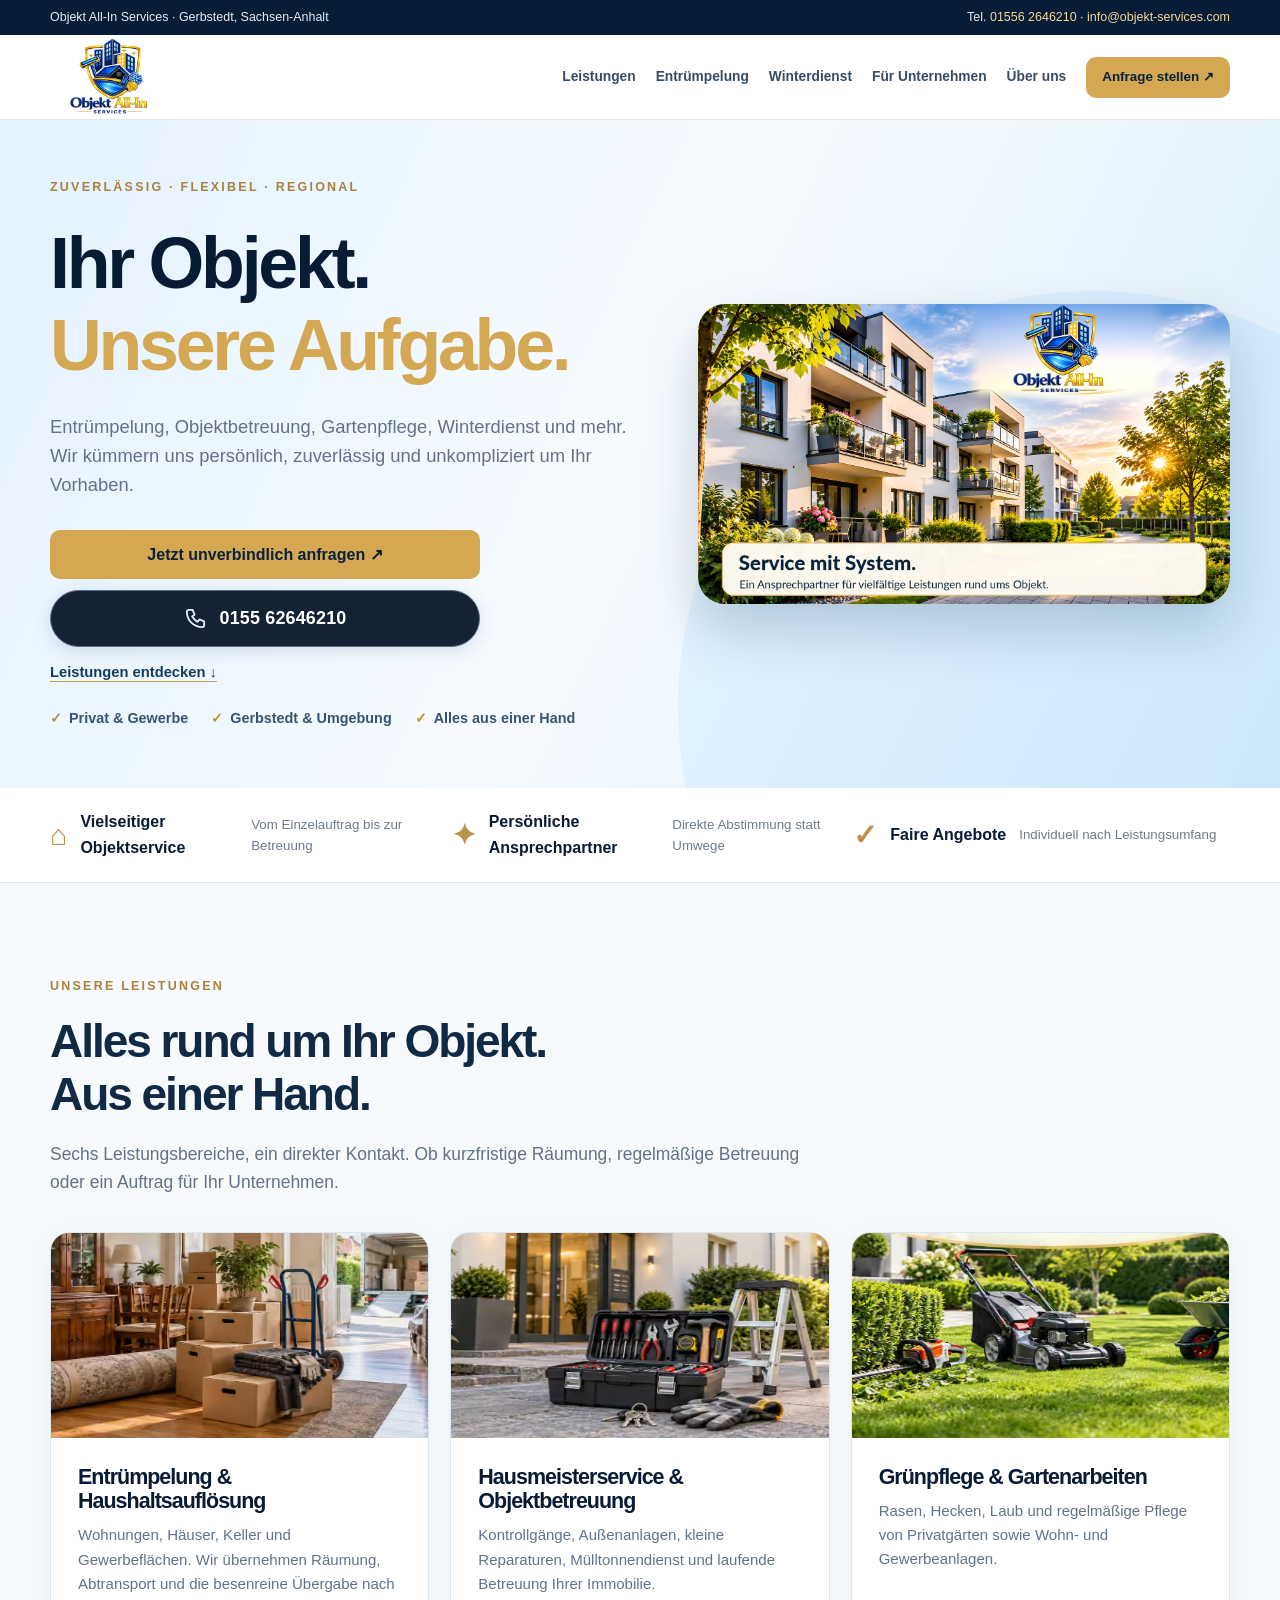
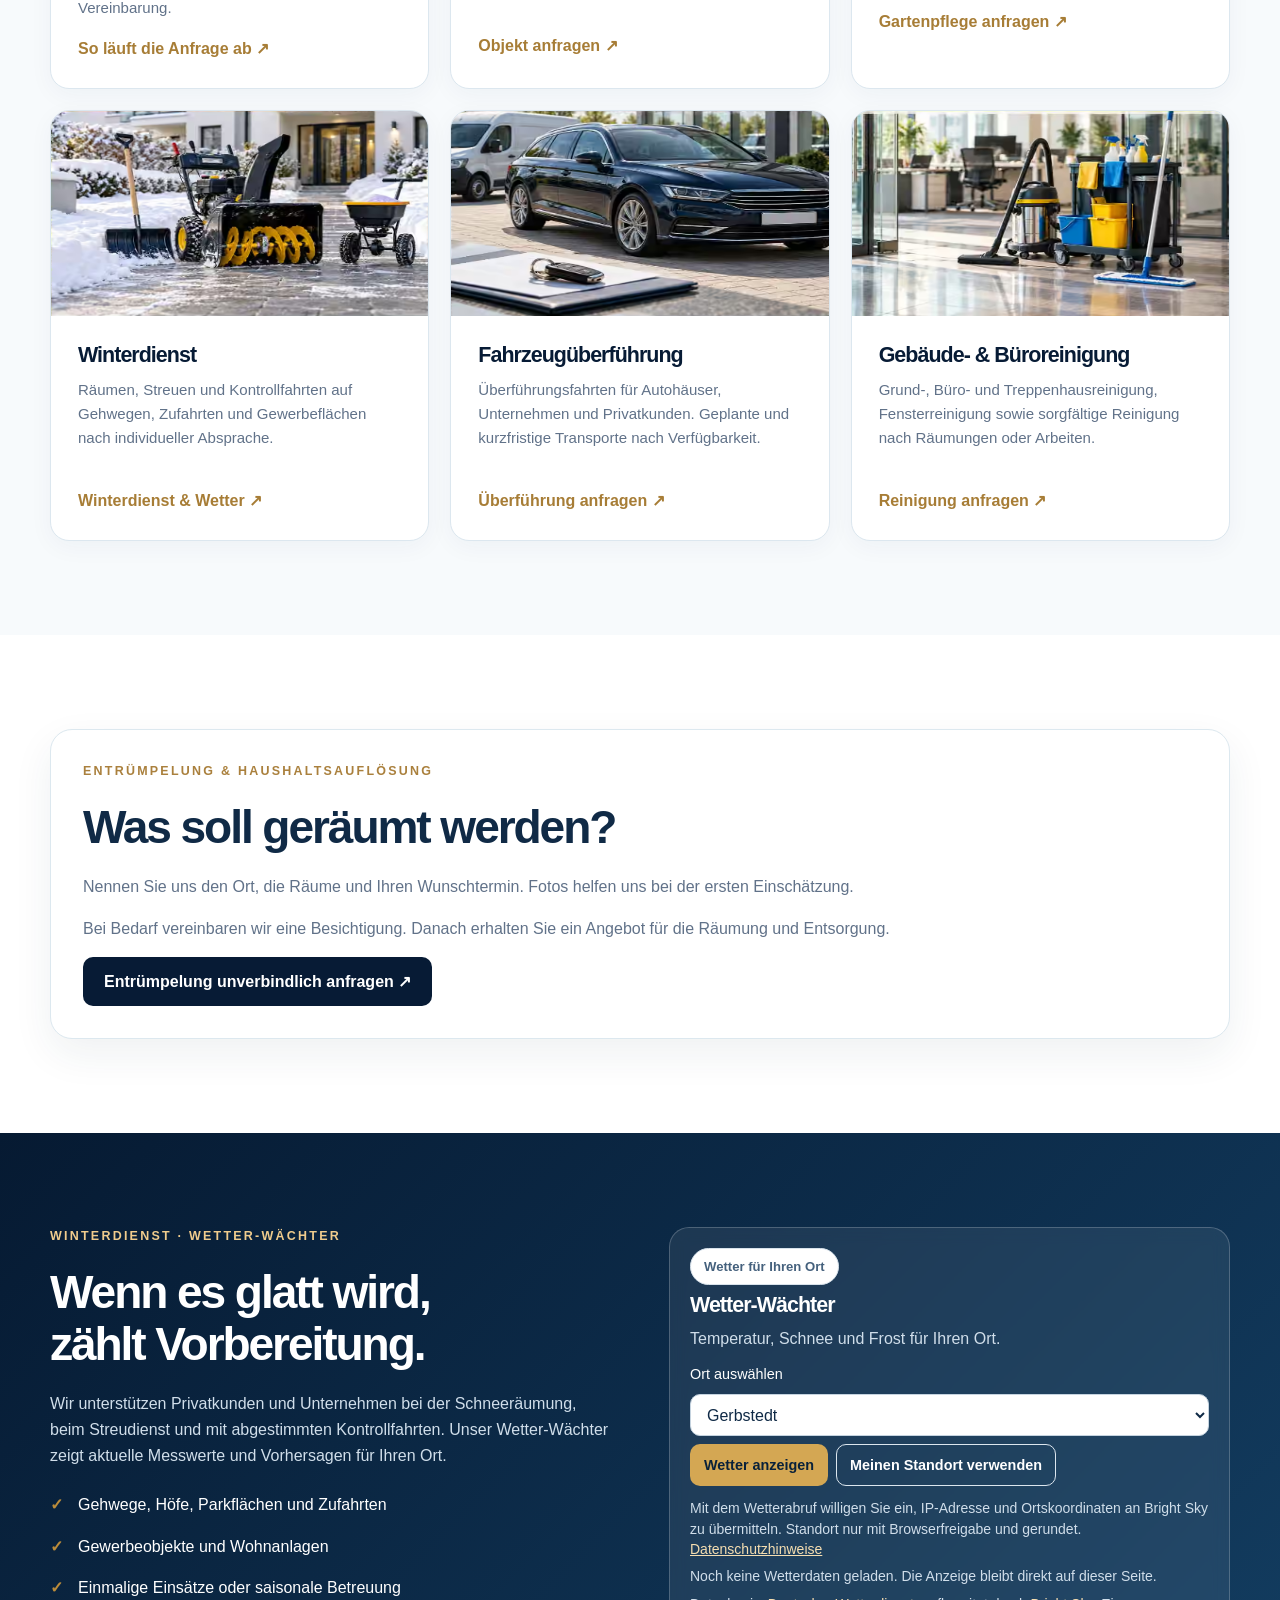
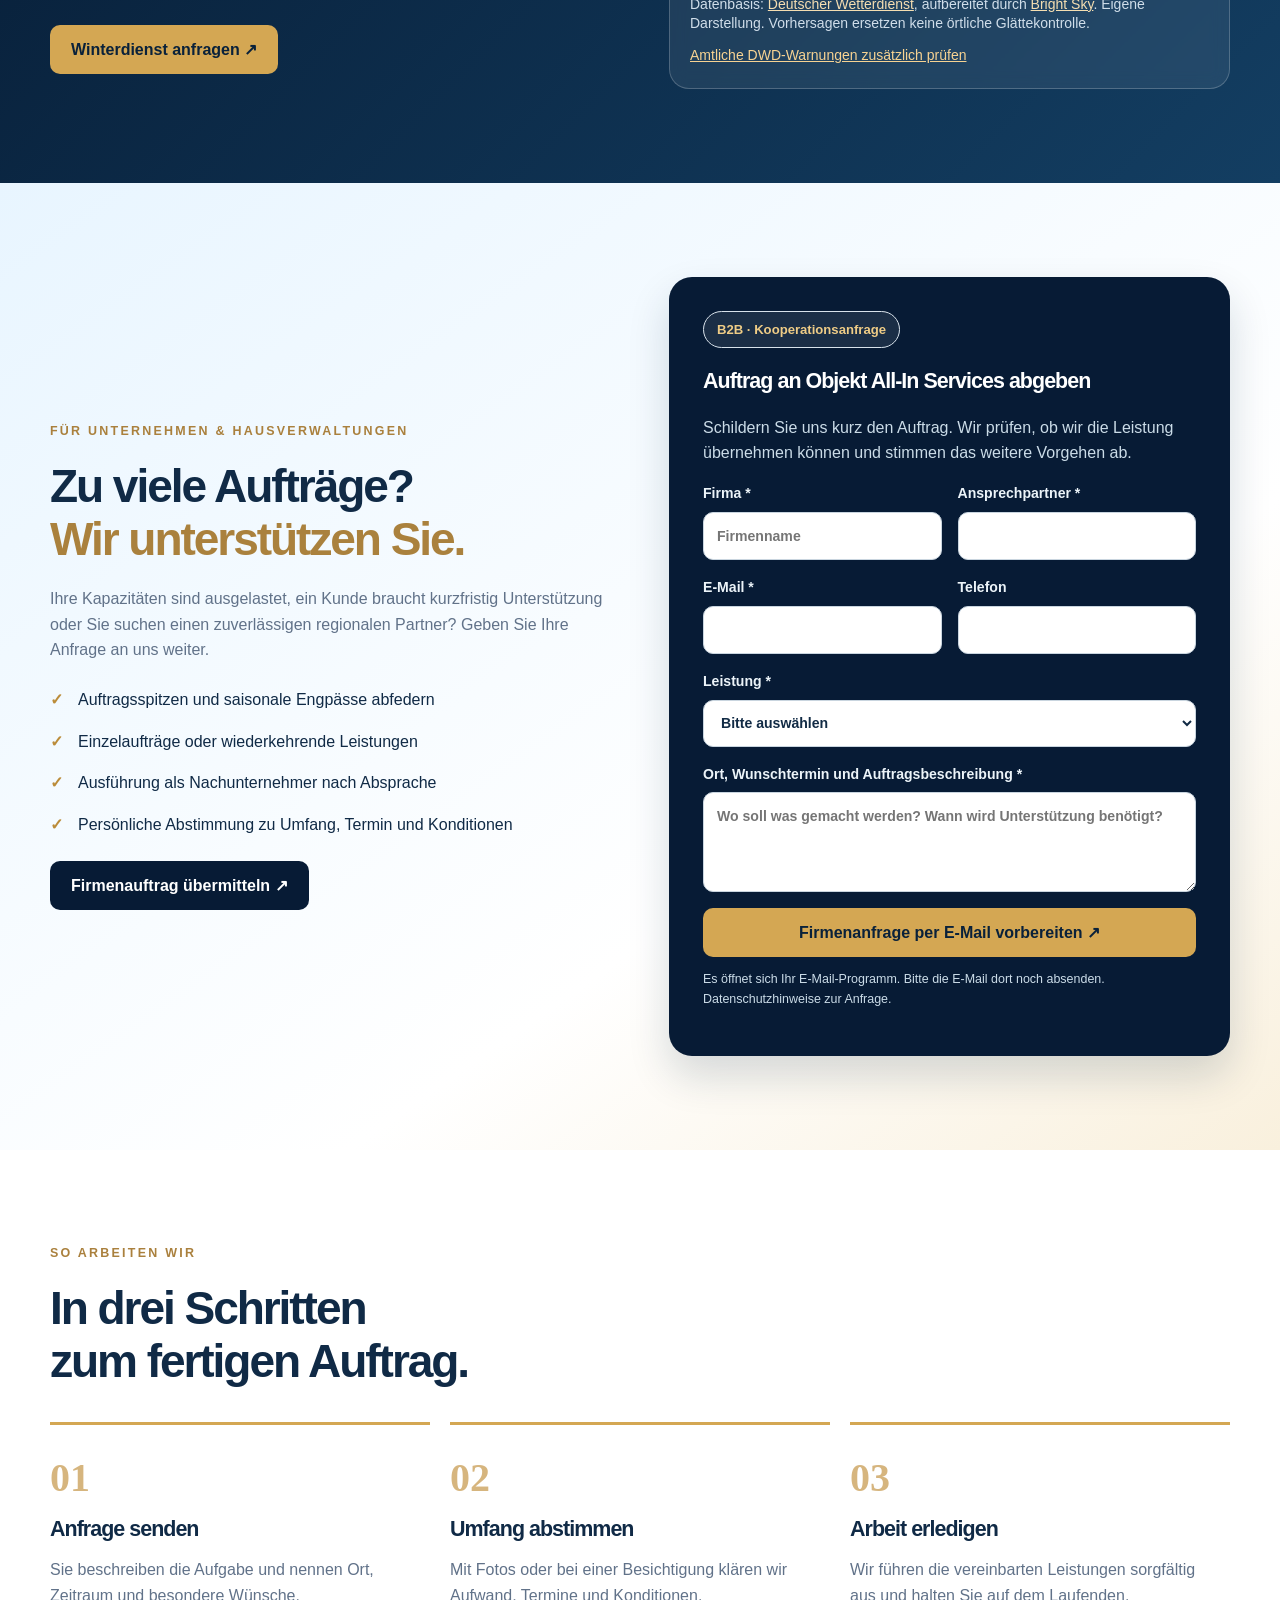
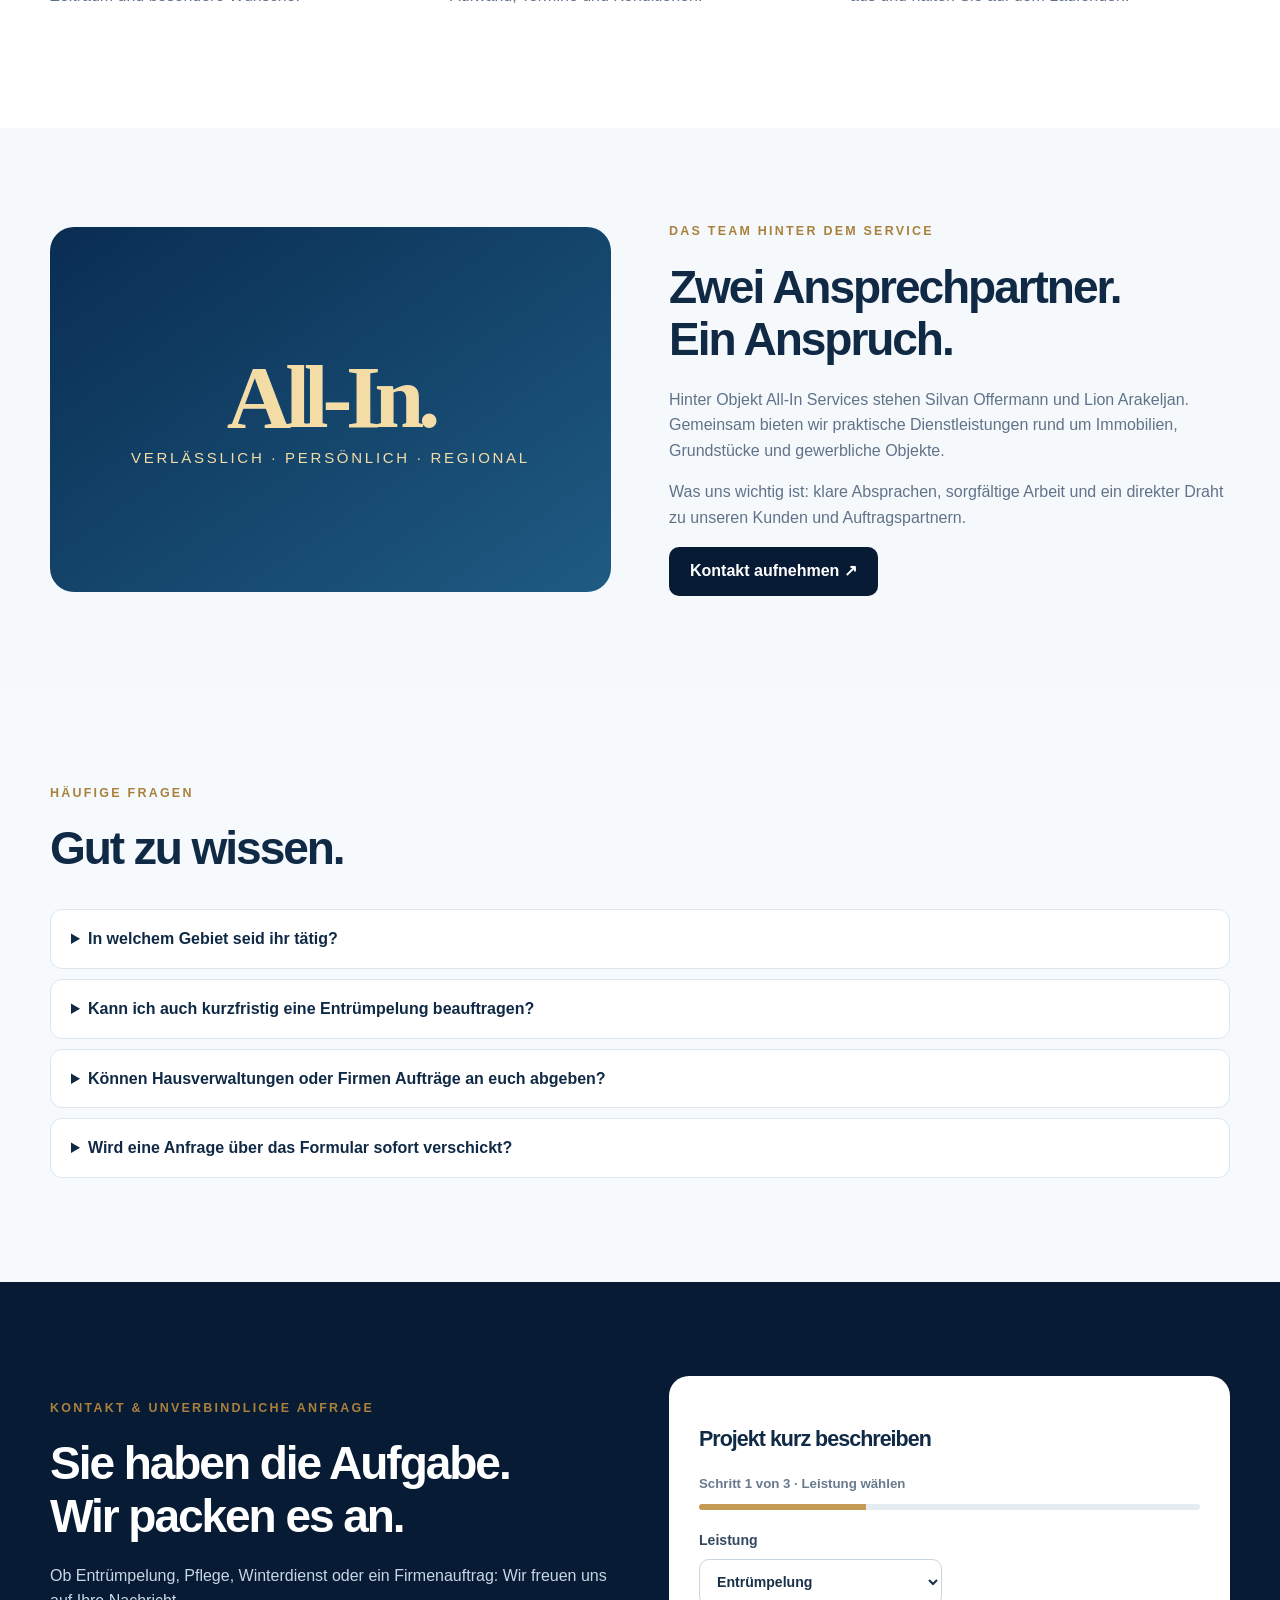
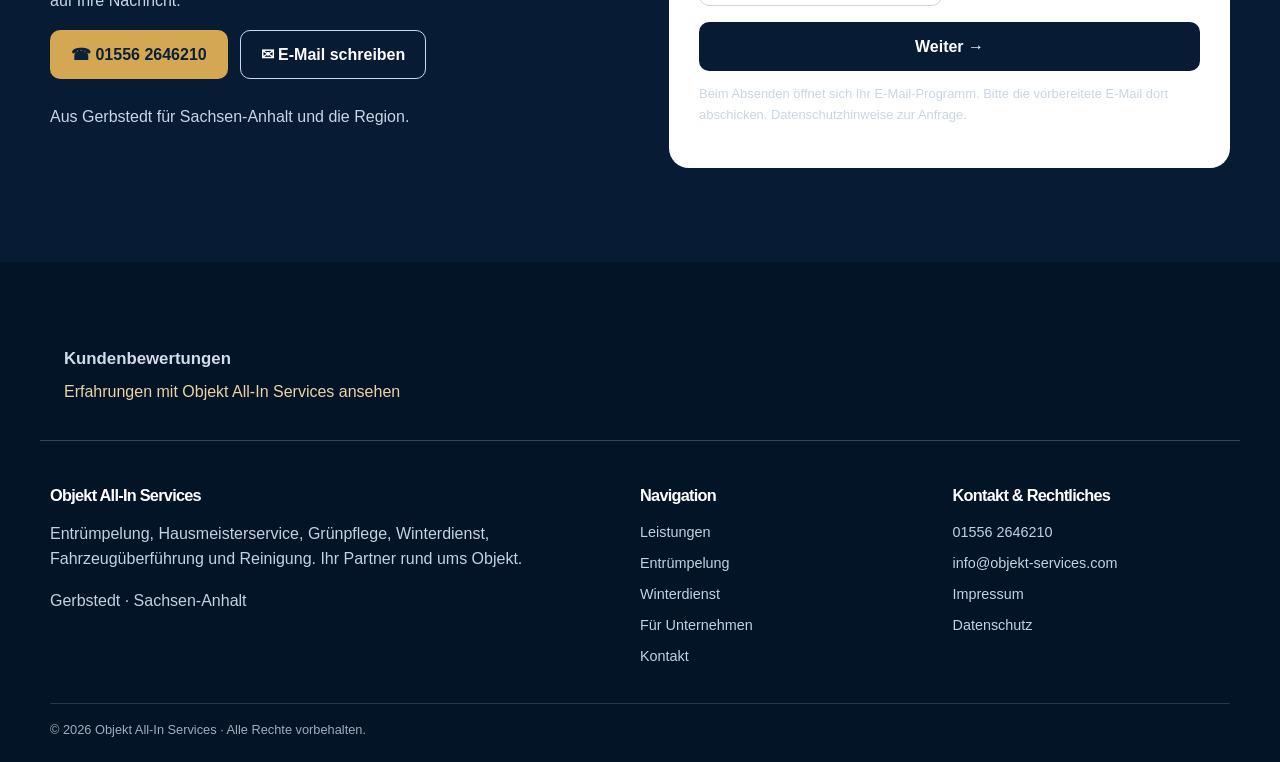
<file: index.html>
<!doctype html>
<html lang="de">
<head>
<meta charset="utf-8"><meta name="viewport" content="width=device-width, initial-scale=1">
<title>Entrümpelung &amp; Reinigung in Gerbstedt | Objekt All-In Services</title>
<meta name="description" content="Entrümpelung und Haushaltsauflösung in Gerbstedt, Eisleben und Halle. Auch Gebäudereinigung, Hausmeisterservice und Winterdienst. Jetzt Angebot anfragen.">
<meta name="theme-color" content="#071b35"><link rel="icon" type="image/webp" href="/assets/objekt-all-in-logo-transparent.webp?v=20261119">
<link rel="stylesheet" href="relaunch.css"><link rel="stylesheet" href="mobile-actions.css"><script src="relaunch.js?v=20261119-datenschutz" defer></script>
<link rel="stylesheet" href="/weather-widget.css?v=20261119-kompakt"><script src="/weather-widget.js?v=20261119" defer></script>
</head>
<body>
<a class="skip" href="#inhalt">Zum Inhalt springen</a>
<div class="topline"><div class="shell"><span>Objekt All-In Services · Gerbstedt, Sachsen-Anhalt</span><span>Tel. <a href="tel:+4915562646210">01556 2646210</a> · <a href="mailto:info@objekt-services.com">info@objekt-services.com</a></span></div></div>
<header class="header"><div class="shell nav">
<a href="#start" class="brand" aria-label="Objekt All-In Services, zur Startseite"><img class="brand-shot" src="assets/objekt-all-in-logo-transparent.webp" width="600" height="488" alt="" decoding="async"><span class="brand-letter">Objekt All-In Services</span></a>
<button type="button" id="nav-toggle" class="mobile-toggle" aria-label="Menü öffnen" aria-expanded="false" aria-controls="nav-links">☰</button>
<nav class="navlist" id="nav-links" aria-label="Hauptnavigation"><a href="#leistungen">Leistungen</a><a href="#rechner">Entrümpelung</a><a href="#wetter">Winterdienst</a><a href="#partner">Für Unternehmen</a><a href="#ueber-uns">Über uns</a><a href="#kontakt" class="btn small">Anfrage stellen ↗</a></nav>
</div></header>
<main id="inhalt">
<section class="hero" id="start"><div class="shell hero-grid">
<div><div class="eyebrow">Zuverlässig · flexibel · regional</div><h1>Ihr Objekt.<br><span class="highlight">Unsere Aufgabe.</span></h1>
<p class="lead">Entrümpelung, Objektbetreuung, Gartenpflege, Winterdienst und mehr. Wir kümmern uns persönlich, zuverlässig und unkompliziert um Ihr Vorhaben.</p>
<div class="hero-actions"><div class="hero-action-stack"><a class="btn hero-request" href="#kontakt">Jetzt unverbindlich anfragen ↗</a><a class="hero-call" href="tel:+4915562646210" aria-label="Jetzt anrufen: 0155 62646210"><svg viewBox="0 0 24 24" width="23" height="23" fill="none" stroke="currentColor" stroke-width="1.9" stroke-linecap="round" stroke-linejoin="round" aria-hidden="true"><path d="M5 3h4l2 5-2.5 2a16 16 0 0 0 5.5 5.5L16 13l5 2v4a2 2 0 0 1-2 2C10 21 3 14 3 5a2 2 0 0 1 2-2Z"/></svg><span>0155 62646210</span></a></div><a class="hero-discover" href="#leistungen">Leistungen entdecken ↓</a></div>
<div class="small-points"><span>Privat & Gewerbe</span><span>Gerbstedt & Umgebung</span><span>Alles aus einer Hand</span></div>
</div>
<div class="hero-image"><img src="assets/immobilien-hero.webp" width="1672" height="941" fetchpriority="high" decoding="async" alt="Moderne Wohnimmobilien mit dem Original-Logo von Objekt All-In Services und dem Schriftzug Service mit System."></div>
</div></section>
<div class="quick-strip"><div class="shell quick-grid"><div><span>⌂</span><div>Vielseitiger Objektservice<small>Vom Einzelauftrag bis zur Betreuung</small></div></div><div><span>✦</span><div>Persönliche Ansprechpartner<small>Direkte Abstimmung statt Umwege</small></div></div><div><span>✓</span><div>Faire Angebote<small>Individuell nach Leistungsumfang</small></div></div></div></div>
<section class="section light" id="leistungen"><div class="shell"><div class="intro"><div class="eyebrow">Unsere Leistungen</div><h2>Alles rund um Ihr Objekt.<br>Aus einer Hand.</h2><p>Sechs Leistungsbereiche, ein direkter Kontakt. Ob kurzfristige Räumung, regelmäßige Betreuung oder ein Auftrag für Ihr Unternehmen.</p></div>
<div class="service-grid">
<article class="service"><div class="service-image sprite-clear" role="img" aria-label="Entrümpelung eines Wohnraums"></div><div class="service-content"><h3>Entrümpelung & Haushaltsauflösung</h3><p>Wohnungen, Häuser, Keller und Gewerbeflächen. Wir übernehmen Räumung, Abtransport und die besenreine Übergabe nach Vereinbarung.</p><a href="#rechner">So läuft die Anfrage ab ↗</a></div></article>
<article class="service"><div class="service-image sprite-maintain" role="img" aria-label="Werkzeuge für den Hausmeisterservice"></div><div class="service-content"><h3>Hausmeisterservice & Objektbetreuung</h3><p>Kontrollgänge, Außenanlagen, kleine Reparaturen, Mülltonnendienst und laufende Betreuung Ihrer Immobilie.</p><a href="#kontakt">Objekt anfragen ↗</a></div></article>
<article class="service"><div class="service-image sprite-garden" role="img" aria-label="Gartenpflege mit Rasenmäher"></div><div class="service-content"><h3>Grünpflege & Gartenarbeiten</h3><p>Rasen, Hecken, Laub und regelmäßige Pflege von Privatgärten sowie Wohn- und Gewerbeanlagen.</p><a href="#kontakt">Gartenpflege anfragen ↗</a></div></article>
<article class="service"><div class="service-image sprite-snow" role="img" aria-label="Schneeräumgerät und Streuwagen"></div><div class="service-content"><h3>Winterdienst</h3><p>Räumen, Streuen und Kontrollfahrten auf Gehwegen, Zufahrten und Gewerbeflächen nach individueller Absprache.</p><a href="#wetter">Winterdienst & Wetter ↗</a></div></article>
<article class="service"><div class="service-image sprite-transfer" role="img" aria-label="Fahrzeugüberführung, Pkw und Transporter"></div><div class="service-content"><h3>Fahrzeugüberführung</h3><p>Überführungsfahrten für Autohäuser, Unternehmen und Privatkunden. Geplante und kurzfristige Transporte nach Verfügbarkeit.</p><a href="#kontakt">Überführung anfragen ↗</a></div></article>
<article class="service"><div class="service-image sprite-clean" role="img" aria-label="Geräte für die professionelle Büroreinigung"></div><div class="service-content"><h3>Gebäude- & Büroreinigung</h3><p>Grund-, Büro- und Treppenhausreinigung, Fensterreinigung sowie sorgfältige Reinigung nach Räumungen oder Arbeiten.</p><a href="#kontakt">Reinigung anfragen ↗</a></div></article>
</div></div></section>
<section class="section" id="rechner">
  <div class="shell">
    <div class="glass">
      <div class="eyebrow">Entrümpelung &amp; Haushaltsauflösung</div>
      <h2>Was soll geräumt werden?</h2>
      <p>Nennen Sie uns den Ort, die Räume und Ihren Wunschtermin. Fotos helfen uns bei der ersten Einschätzung.</p>
      <p>Bei Bedarf vereinbaren wir eine Besichtigung. Danach erhalten Sie ein Angebot für die Räumung und Entsorgung.</p>
      <a class="btn dark" href="#kontakt">Entrümpelung unverbindlich anfragen ↗</a>
    </div>
  </div>
</section>
<section class="section weather" id="wetter"><div class="shell split"><div><div class="eyebrow">Winterdienst · Wetter-Wächter</div><h2>Wenn es glatt wird,<br>zählt Vorbereitung.</h2><p>Wir unterstützen Privatkunden und Unternehmen bei der Schneeräumung, beim Streudienst und mit abgestimmten Kontrollfahrten. Unser Wetter-Wächter zeigt aktuelle Messwerte und Vorhersagen für Ihren Ort.</p><ul class="detail-list"><li>Gehwege, Höfe, Parkflächen und Zufahrten</li><li>Gewerbeobjekte und Wohnanlagen</li><li>Einmalige Einsätze oder saisonale Betreuung</li></ul><a href="#kontakt" class="btn">Winterdienst anfragen ↗</a></div>
<div class="weather-box weather-local" id="local-weather"><span class="pill" id="weather-place">Wetter für Ihren Ort</span><h3>Wetter-Wächter</h3>
<p>Temperatur, Schnee und Frost für Ihren Ort.</p>
<div class="weather-choice"><label for="weather-city">Ort auswählen</label><select id="weather-city"><option value="gerbstedt">Gerbstedt</option><option value="magdeburg">Magdeburg</option><option value="halle">Halle (Saale)</option><option value="eisleben">Lutherstadt Eisleben</option><option value="bernburg">Bernburg</option><option value="aschersleben">Aschersleben</option><option value="koennern">Könnern</option><option value="hettstedt">Hettstedt</option><option value="sangerhausen">Sangerhausen</option><option value="wernigerode">Wernigerode</option><option value="quedlinburg">Quedlinburg</option><option value="erfurt">Erfurt</option><option value="leipzig">Leipzig</option></select><div class="weather-buttons"><button class="btn small" type="button" id="weather-load">Wetter anzeigen</button><button class="btn small ghost" type="button" id="weather-locate">Meinen Standort verwenden</button></div></div>
<p class="weather-consent">Mit dem Wetterabruf willigen Sie ein, IP-Adresse und Ortskoordinaten an Bright Sky zu übermitteln. Standort nur mit Browserfreigabe und gerundet. <a href="/datenschutz#wetter-datenschutz">Datenschutzhinweise</a></p>
<p class="weather-message" id="weather-message" role="status" aria-live="polite">Noch keine Wetterdaten geladen. Die Anzeige bleibt direkt auf dieser Seite.</p>
<div id="weather-results" hidden><div class="weather-measurement"><span>Aktuelles Wetter · Messwerte aus der Umgebung</span><div class="weather-temp" id="weather-temp">– °C</div><p id="weather-now"></p><p id="weather-current-snow"></p></div>
<h4>Nächste 24 Stunden</h4><div class="weather-summary"><div><span>Schneevorhersage</span><strong id="weather-snow"></strong></div><div><span>Niedrigste vorhergesagte Temperatur</span><strong id="weather-min"></strong></div><div><span>Frost und Glätte</span><strong id="weather-frost"></strong></div></div><details class="weather-more"><summary>Stundenverlauf und Messdetails</summary><p class="fineprint" id="weather-coverage"></p><ul class="weather-hours" id="weather-hours"></ul><p class="fineprint" id="weather-current-time"></p><p class="fineprint" id="weather-station"></p><p class="weather-source" id="weather-retrieved"></p></details><p id="weather-advice"></p><a class="btn small" href="#kontakt">Winterdienst anfragen</a></div>
<button type="button" class="weather-stop" id="weather-stop" hidden>Wetterabruf beenden / Einwilligung widerrufen</button>
<p class="weather-source">Datenbasis: <a href="https://www.dwd.de/" target="_blank" rel="noopener noreferrer">Deutscher Wetterdienst</a>, aufbereitet durch <a href="https://brightsky.dev/" target="_blank" rel="noopener noreferrer">Bright Sky</a>. Eigene Darstellung. Vorhersagen ersetzen keine örtliche Glättekontrolle.</p><a href="https://www.dwd.de/DE/wetter/warnungen_gemeinden/warnWetter_node.html" target="_blank" rel="noopener noreferrer">Amtliche DWD-Warnungen zusätzlich prüfen</a><noscript><p>Für die Wetteranzeige benötigen Sie JavaScript. Die amtlichen Warnungen erreichen Sie über den Link oben.</p></noscript></div></div></section>
<section class="section partner" id="partner"><div class="shell split"><div><div class="eyebrow">Für Unternehmen & Hausverwaltungen</div><h2>Zu viele Aufträge?<br><span style="color:#aa813d">Wir unterstützen Sie.</span></h2><p>Ihre Kapazitäten sind ausgelastet, ein Kunde braucht kurzfristig Unterstützung oder Sie suchen einen zuverlässigen regionalen Partner? Geben Sie Ihre Anfrage an uns weiter.</p><ul class="detail-list"><li>Auftragsspitzen und saisonale Engpässe abfedern</li><li>Einzelaufträge oder wiederkehrende Leistungen</li><li>Ausführung als Nachunternehmer nach Absprache</li><li>Persönliche Abstimmung zu Umfang, Termin und Konditionen</li></ul><a href="#partner-anfrage" class="btn dark">Firmenauftrag übermitteln ↗</a></div>
<div class="partner-card" id="partner-anfrage"><span class="pill tag">B2B · Kooperationsanfrage</span><h3>Auftrag an Objekt All-In Services abgeben</h3><p>Schildern Sie uns kurz den Auftrag. Wir prüfen, ob wir die Leistung übernehmen können und stimmen das weitere Vorgehen ab.</p>
<form id="partner-form"><div class="calc-form"><label class="field">Firma *<input required name="Firma" autocomplete="organization" placeholder="Firmenname"></label><label class="field">Ansprechpartner *<input required name="Ansprechpartner" autocomplete="name"></label><label class="field">E-Mail *<input required type="email" name="E-Mail" autocomplete="email"></label><label class="field">Telefon<input type="tel" name="Telefon" autocomplete="tel"></label><label class="field wide">Leistung *<select name="Leistung" required><option value="">Bitte auswählen</option><option>Entrümpelung / Haushaltsauflösung</option><option>Hausmeisterservice / Objektbetreuung</option><option>Grünpflege / Gartenarbeiten</option><option>Winterdienst</option><option>Fahrzeugüberführung</option><option>Reinigung</option><option>Sonstiger Auftrag</option></select></label><label class="field wide">Ort, Wunschtermin und Auftragsbeschreibung *<textarea name="Auftragsdetails" required placeholder="Wo soll was gemacht werden? Wann wird Unterstützung benötigt?"></textarea></label></div>
<button type="submit" class="btn" style="margin-top:16px;width:100%">Firmenanfrage per E-Mail vorbereiten ↗</button><p class="fineprint">Es öffnet sich Ihr E-Mail-Programm. Bitte die E-Mail dort noch absenden. <a href="/datenschutz#anfragen">Datenschutzhinweise zur Anfrage</a>.</p><p class="mail-note" hidden aria-live="polite"></p></form></div></div></section>
<section class="section" id="ablauf"><div class="shell"><div class="intro"><div class="eyebrow">So arbeiten wir</div><h2>In drei Schritten<br>zum fertigen Auftrag.</h2></div><div class="steps"><div class="step"><strong>01</strong><h3>Anfrage senden</h3><p>Sie beschreiben die Aufgabe und nennen Ort, Zeitraum und besondere Wünsche.</p></div><div class="step"><strong>02</strong><h3>Umfang abstimmen</h3><p>Mit Fotos oder bei einer Besichtigung klären wir Aufwand, Termine und Konditionen.</p></div><div class="step"><strong>03</strong><h3>Arbeit erledigen</h3><p>Wir führen die vereinbarten Leistungen sorgfältig aus und halten Sie auf dem Laufenden.</p></div></div></div></section>
<section class="section about" id="ueber-uns"><div class="shell split"><div class="about-visual"><strong>All-In.</strong><small>VERLÄSSLICH · PERSÖNLICH · REGIONAL</small></div><div><div class="eyebrow">Das Team hinter dem Service</div><h2>Zwei Ansprechpartner.<br>Ein Anspruch.</h2><p>Hinter Objekt All-In Services stehen Silvan Offermann und Lion Arakeljan. Gemeinsam bieten wir praktische Dienstleistungen rund um Immobilien, Grundstücke und gewerbliche Objekte.</p><p>Was uns wichtig ist: klare Absprachen, sorgfältige Arbeit und ein direkter Draht zu unseren Kunden und Auftragspartnern.</p><a href="#kontakt" class="btn dark">Kontakt aufnehmen ↗</a></div></div></section>
<section class="section light faq" id="fragen"><div class="shell"><div class="intro"><div class="eyebrow">Häufige Fragen</div><h2>Gut zu wissen.</h2></div><details><summary>In welchem Gebiet seid ihr tätig?</summary><p>Unser Ausgangspunkt ist Gerbstedt in Sachsen-Anhalt. Einsätze in der Region und darüber hinaus prüfen wir abhängig von Umfang und Termin.</p></details><details><summary>Kann ich auch kurzfristig eine Entrümpelung beauftragen?</summary><p>Ja, fragen Sie uns mit Objektadresse, Fotos und dem gewünschten Zeitraum an. Wir prüfen unsere Kapazitäten und erstellen ein Angebot.</p></details><details><summary>Können Hausverwaltungen oder Firmen Aufträge an euch abgeben?</summary><p>Ja. Wir unterstützen andere Unternehmen bei Auftragsspitzen oder übernehmen vereinbarte Teilaufträge als Nachunternehmer. Nutzen Sie die Firmenanfrage auf dieser Seite.</p></details><details><summary>Wird eine Anfrage über das Formular sofort verschickt?</summary><p>Die Anfrage öffnet Ihr E-Mail-Programm mit einer vorbereiteten Nachricht. Damit die Nachricht bei uns ankommt, müssen Sie die E-Mail dort noch absenden.</p></details></div></section>
<section class="section contact-section" id="kontakt"><div class="shell split"><div><div class="eyebrow">Kontakt & unverbindliche Anfrage</div><h2>Sie haben die Aufgabe.<br>Wir packen es an.</h2><p>Ob Entrümpelung, Pflege, Winterdienst oder ein Firmenauftrag: Wir freuen uns auf Ihre Nachricht.</p><div class="contact-methods"><a href="tel:+4915562646210" class="btn">☎ 01556 2646210</a><a href="mailto:info@objekt-services.com" class="btn outline">✉ E-Mail schreiben</a></div><p style="margin-top:25px">Aus Gerbstedt für Sachsen-Anhalt und die Region.</p></div><div class="contact-form"><h3>Projekt kurz beschreiben</h3><form id="customer-form"><div class="calc-form"><label class="field">Name *<input name="Name" required autocomplete="name"></label><label class="field">E-Mail *<input name="E-Mail" type="email" required autocomplete="email"></label><label class="field">Telefon<input name="Telefon" type="tel" autocomplete="tel"></label><label class="field">Leistung<select name="Leistung"><option>Entrümpelung</option><option>Hausmeisterservice</option><option>Gartenpflege</option><option>Winterdienst</option><option>Fahrzeugüberführung</option><option>Reinigung</option><option>Sonstiges</option></select></label><label class="field wide">Ort und Ihre Nachricht *<textarea name="Projekt" required placeholder="Wo und wann brauchen Sie Hilfe?"></textarea></label></div><button type="submit" class="btn dark" style="width:100%;margin-top:16px">Anfrage per E-Mail vorbereiten ↗</button><p class="contact-note">Beim Absenden öffnet sich Ihr E-Mail-Programm. Bitte die vorbereitete E-Mail dort abschicken. <a href="/datenschutz#anfragen">Datenschutzhinweise zur Anfrage</a>.</p><p class="mail-note" hidden aria-live="polite"></p></form></div></div></section>
</main><footer class="footer"><div class="review-seal" role="region" aria-label="Kundenbewertungen" style="max-width:1200px;margin:0 auto 28px;padding:20px 24px;border-bottom:1px solid #ffffff35;display:flex;flex-wrap:wrap;align-items:center;justify-content:space-between;gap:18px"><div><p style="margin:0 0 6px;font-size:1.05rem;font-weight:700;color:inherit">Kundenbewertungen</p><a href="https://www.werkenntdenbesten.de/B114156530" target="_blank" rel="noopener noreferrer" style="color:#ead3a5">Erfahrungen mit Objekt All-In Services ansehen</a></div><div style="width:234px;min-height:90px;max-width:100%"><!-- werkenntdenBESTEN.de HTML Widget -->
<div id="wkdb-widget"></div><script type="text/javascript" src="https://www.wkdb-siegel.de/v1/widget-*U1KYzBZGieEvctSD6ufktGQuOnTVp6x7MjZX168rmGZaUdiFz-qpDcwZqxdIOo69fAEuIiYi9GMCYm7NeQ14XZEdBm3Y_z01Xke5qfH4Gl-VIskopD2tLURz-oYKUEF6_jVaNaYyTiKE5eZFVDxRo2dWrvyu7FPY9RJCyCNof70.js" async></script></div></div><div class="shell"><div class="grid"><div><h3>Objekt All-In Services</h3><p>Entrümpelung, Hausmeisterservice, Grünpflege, Winterdienst, Fahrzeugüberführung und Reinigung. Ihr Partner rund ums Objekt.</p><p>Gerbstedt · Sachsen-Anhalt</p></div><div><h3>Navigation</h3><div class="footerlinks"><a href="#leistungen">Leistungen</a><a href="#rechner">Entrümpelung</a><a href="#wetter">Winterdienst</a><a href="#partner">Für Unternehmen</a><a href="#kontakt">Kontakt</a></div></div><div><h3>Kontakt & Rechtliches</h3><div class="footerlinks"><a href="tel:+4915562646210">01556 2646210</a><a href="mailto:info@objekt-services.com">info@objekt-services.com</a><a href="/impressum">Impressum</a><a href="/datenschutz">Datenschutz</a></div></div></div><div class="footerbottom">© <span data-year>2026</span> Objekt All-In Services · Alle Rechte vorbehalten.</div></div></footer>
<nav class="mobile-action-bar" aria-label="Schnellkontakt"><a class="mobile-call" href="tel:+4915562646210" aria-label="Objekt All-In Services anrufen"><svg viewBox="0 0 24 24" aria-hidden="true"><path d="M5 3h4l2 5-2.5 2a16 16 0 0 0 5.5 5.5L16 13l5 2v4a2 2 0 0 1-2 2C10 21 3 14 3 5a2 2 0 0 1 2-2Z"/></svg><span>Anrufen</span></a><a class="mobile-inquiry" href="#kontakt" aria-label="Zur unverbindlichen Anfrage">Anfrage</a></nav></body></html>
</file>
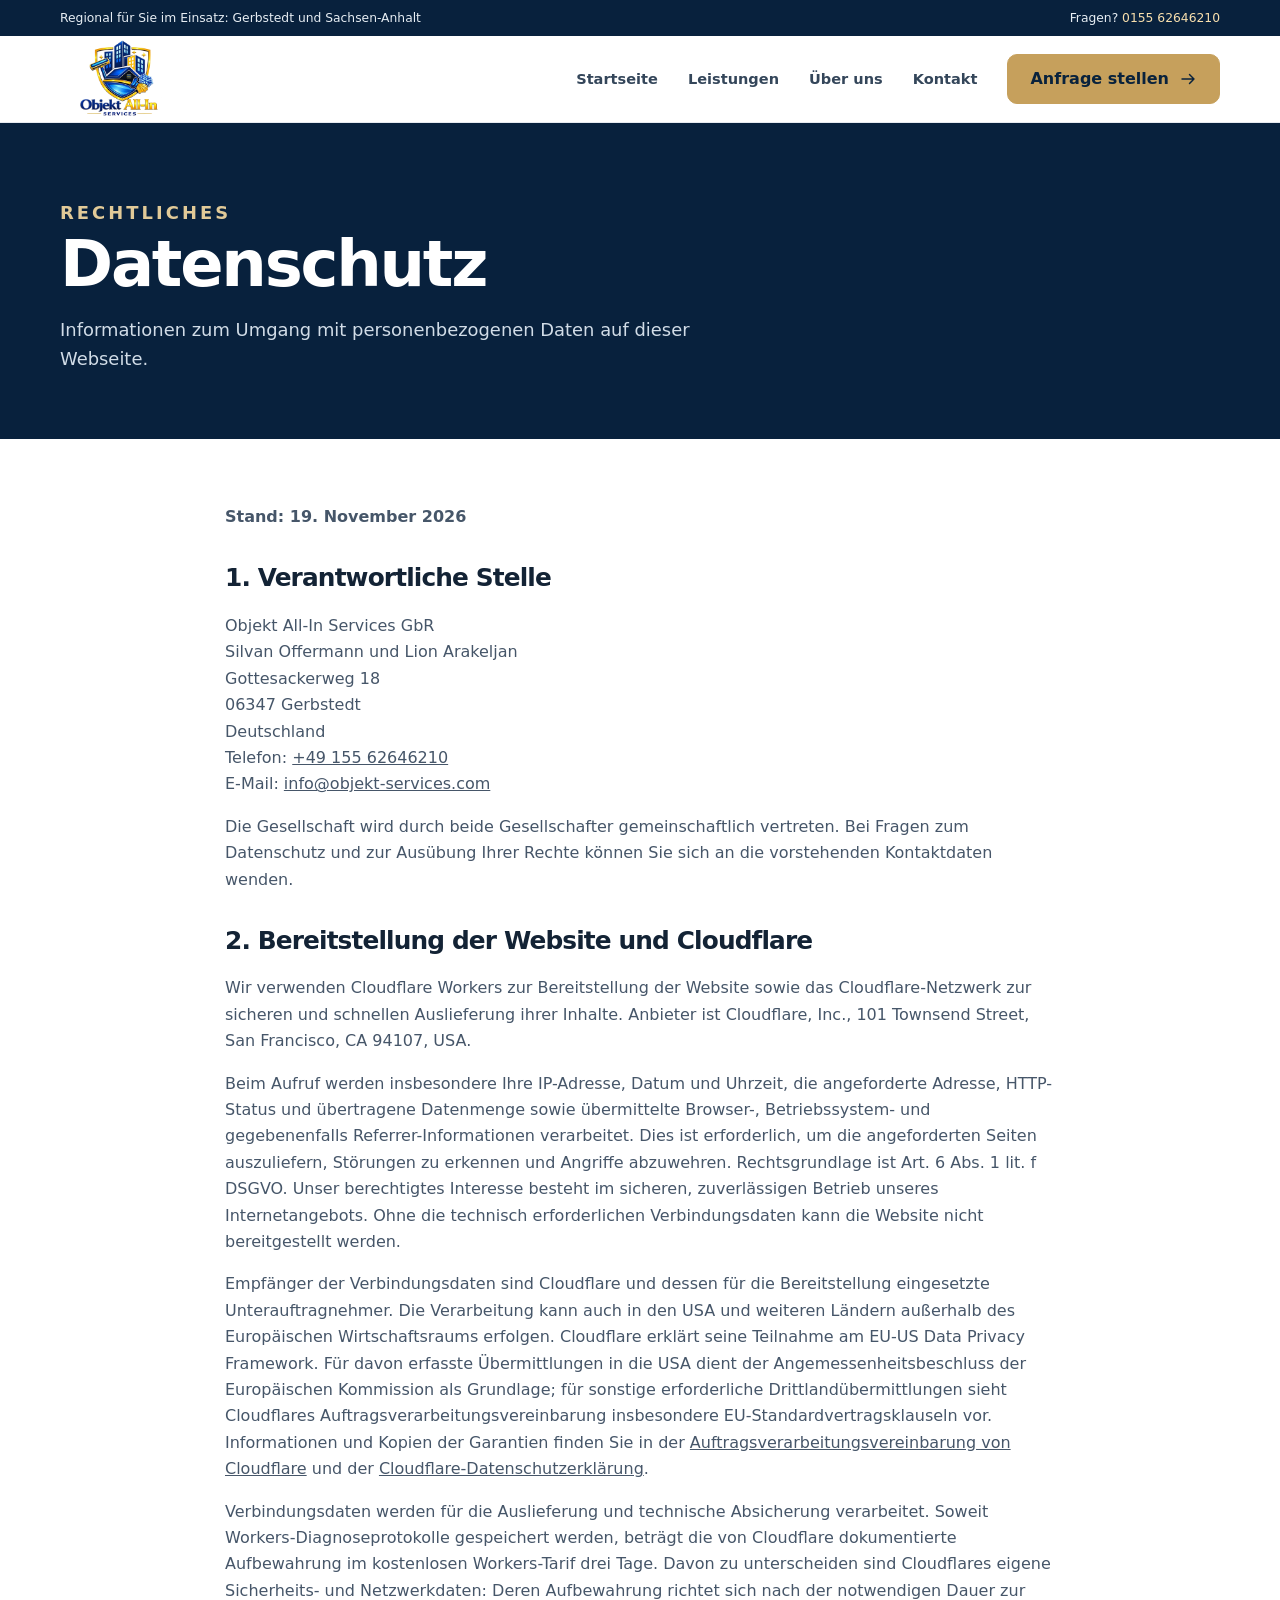
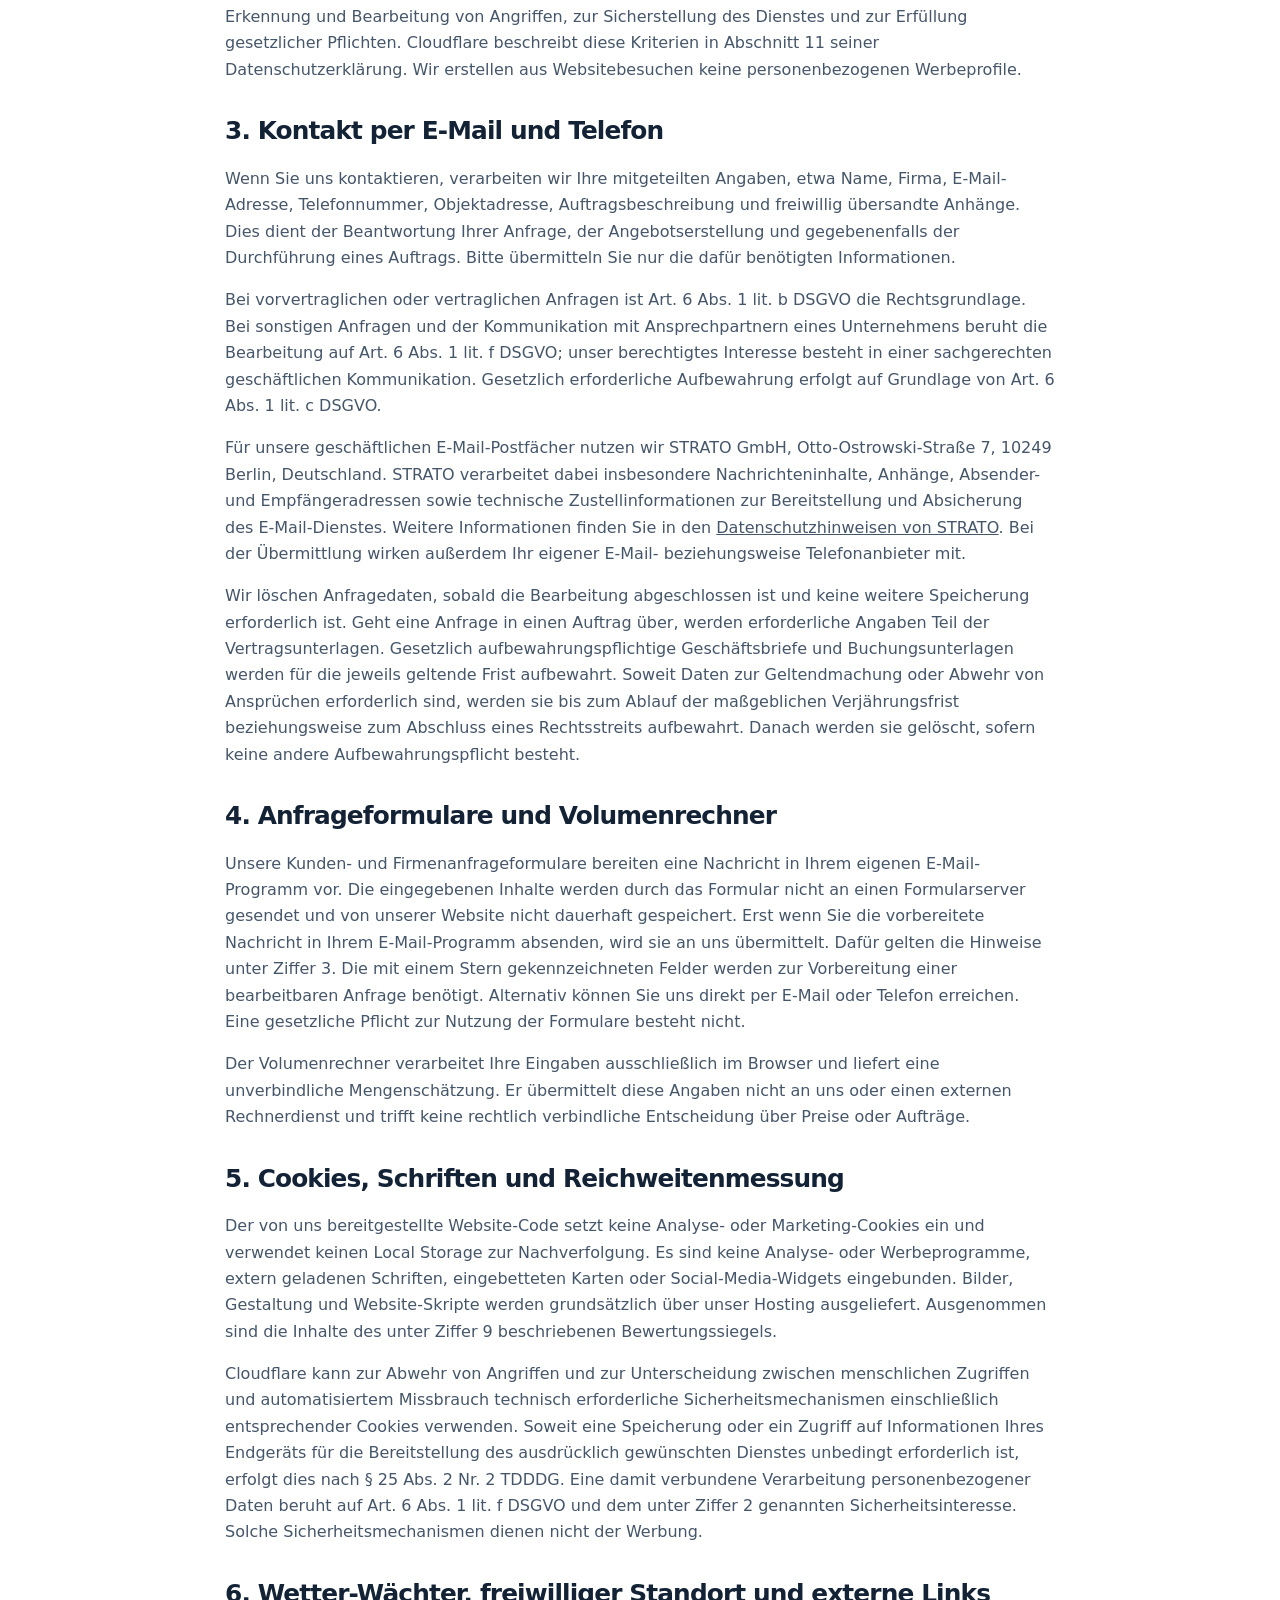
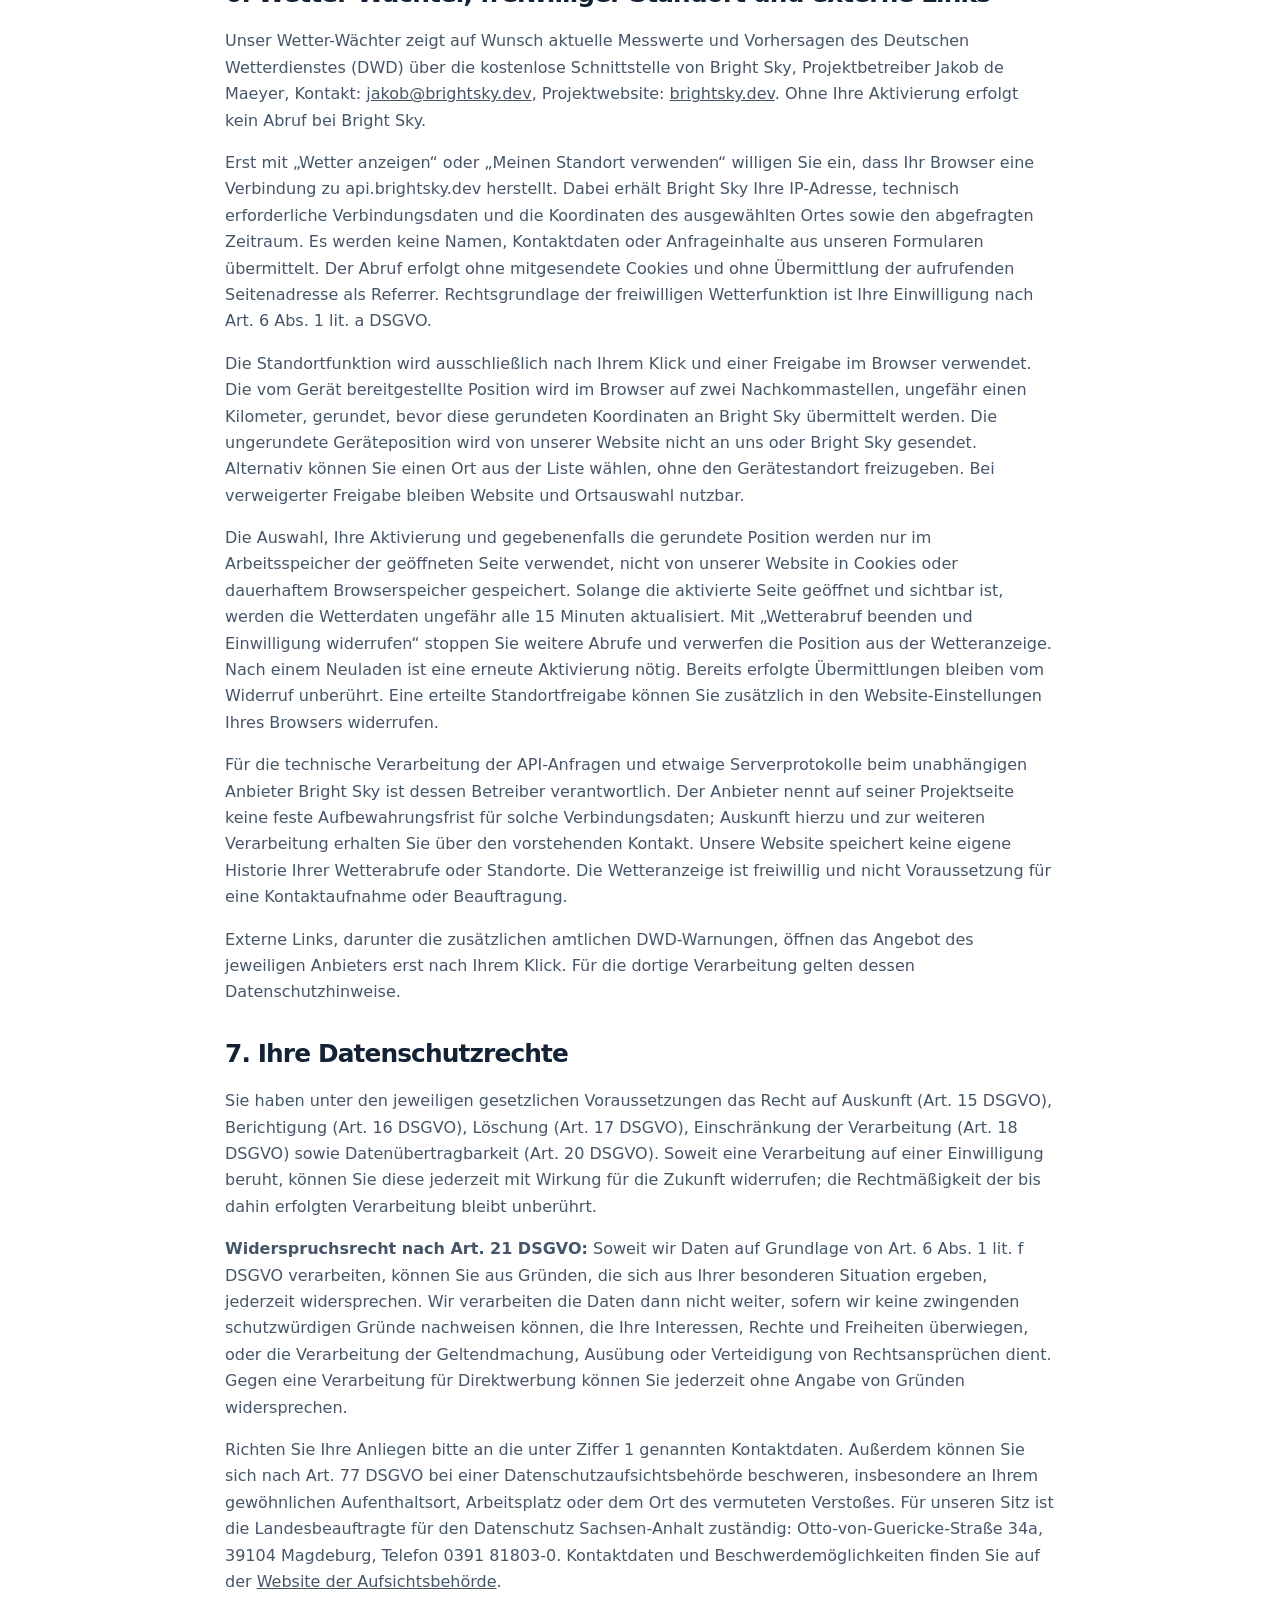
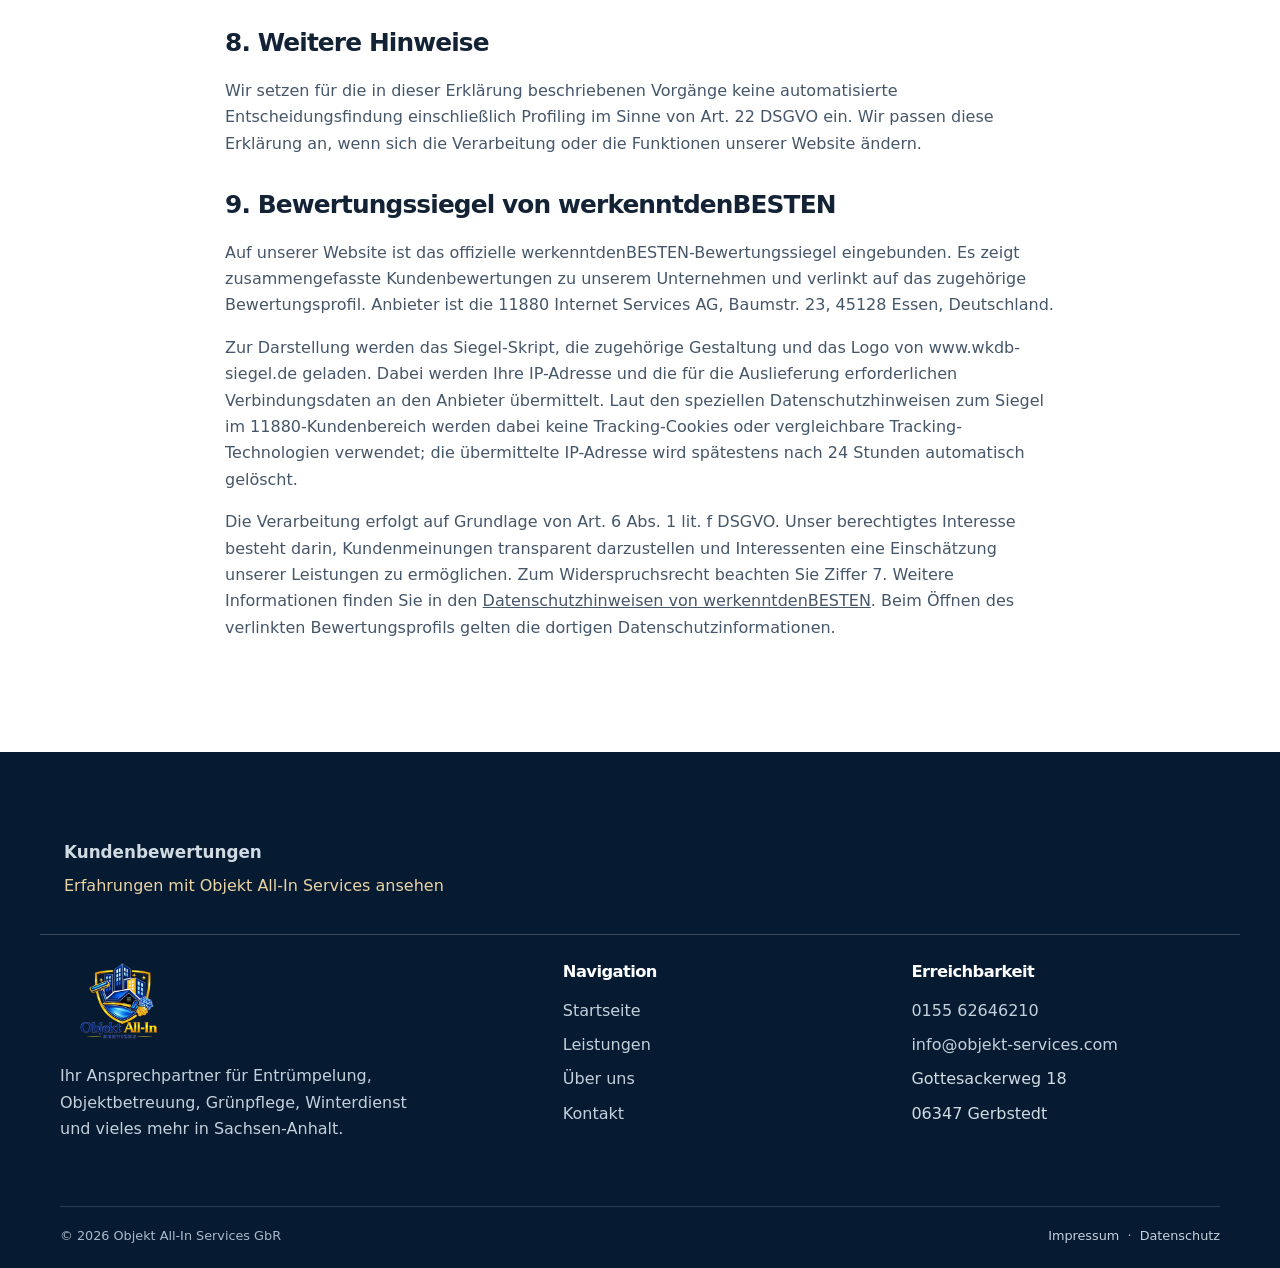
<file: datenschutz.html>
<!doctype html><html lang="de"><head><meta charset="utf-8"><meta name="viewport" content="width=device-width, initial-scale=1"><title>Datenschutz | Objekt All-In Services</title><meta name="description" content="Datenschutzhinweise von Objekt All-In Services GbR."><meta name="theme-color" content="#08213d"><meta name="robots" content="index, follow"><link rel="icon" type="image/webp" href="/assets/objekt-all-in-logo-transparent.webp?v=20261119"><link rel="stylesheet" href="/styles.css"><link rel="stylesheet" href="/mobile-actions.css"></head><body><svg xmlns="http://www.w3.org/2000/svg" style="position:absolute;width:0;height:0;overflow:hidden" aria-hidden="true">
<symbol id="i-house" viewBox="0 0 32 32"><path d="M3 15 16 4l13 11M7 12v16h18V12M13 28V18h6v10"/></symbol>
<symbol id="i-arrow" viewBox="0 0 24 24"><path d="M4 12h16m-6-6 6 6-6 6"/></symbol>
<symbol id="i-pin" viewBox="0 0 24 24"><path d="M20 10c0 6-8 12-8 12S4 16 4 10a8 8 0 1 1 16 0Z"/><circle cx="12" cy="10" r="2.5"/></symbol>
<symbol id="i-check" viewBox="0 0 24 24"><path d="m4 12 5 5L20 6"/></symbol>
<symbol id="i-shield" viewBox="0 0 24 24"><path d="M12 2 21 6v6c0 5-3.6 8-9 10-5.4-2-9-5-9-10V6Z"/><path d="m8 12 3 3 5-6"/></symbol>
<symbol id="i-clock" viewBox="0 0 24 24"><circle cx="12" cy="12" r="9"/><path d="M12 7v6l4 2"/></symbol>
<symbol id="i-phone" viewBox="0 0 24 24"><path d="M5 3h4l2 5-2.5 2a16 16 0 0 0 5.5 5.5L16 13l5 2v4a2 2 0 0 1-2 2C10 21 3 14 3 5a2 2 0 0 1 2-2Z"/></symbol>
<symbol id="i-mail" viewBox="0 0 24 24"><rect x="2" y="5" width="20" height="14" rx="2"/><path d="m3 7 9 7 9-7"/></symbol>
<symbol id="i-box" viewBox="0 0 40 40"><path d="m5 12 15-7 15 7v17l-15 7-15-7Z"/><path d="m5 12 15 7 15-7M20 19v17M13 8l14 7"/></symbol>
<symbol id="i-tools" viewBox="0 0 40 40"><path d="M23 10a10 10 0 0 0 8 12L19 34a5 5 0 0 1-7-7l12-12a10 10 0 0 0-1-5Z"/><path d="M8 6 6 9l6 6m-2-11 5 5M27 25l8 8"/></symbol>
<symbol id="i-leaf" viewBox="0 0 40 40"><path d="M7 32c-4-17 6-26 26-27 0 19-8 29-26 27ZM7 32c6-10 13-16 22-22"/></symbol>
<symbol id="i-snow" viewBox="0 0 40 40"><path d="M20 3v34M3 20h34M8 8l24 24M32 8 8 32M14 7l6 5 6-5M14 33l6-5 6 5M7 14l5 6-5 6M33 14l-5 6 5 6"/></symbol>
<symbol id="i-truck" viewBox="0 0 40 40"><path d="M3 12h21v19H3ZM24 19h7l6 7v5H24M7 31a4 4 0 1 0 8 0m15 0a4 4 0 1 0 8 0M29 19v7h8"/></symbol>
<symbol id="i-clean" viewBox="0 0 40 40"><path d="M15 34 20 9m2-3 1-4m-4 10-8 20 17 3-5-21ZM11 27l15 3M30 8v8m-4-4h8M32 24v9m-5-5h10"/></symbol>
</svg><a class="skip-link" href="#inhalt">Zum Inhalt springen</a><div class="topbar"><div class="wrap topbar-inner"><span>Regional für Sie im Einsatz: Gerbstedt und Sachsen-Anhalt</span><span>Fragen? <a href="tel:+4915562646210">0155 62646210</a></span></div></div><header class="site-header"><div class="wrap nav"><a class="brand" href="/" aria-label="Objekt All-In Services, Startseite"><img class="brand-logo" src="/assets/objekt-all-in-logo-transparent.webp" width="600" height="488" alt="Objekt All-In Services" decoding="async" style="display:block;width:122px;height:78px;object-fit:contain"></a><button class="menu-toggle" type="button" aria-label="Menü öffnen" aria-expanded="false" aria-controls="main-nav"><svg viewBox="0 0 24 24" fill="none" stroke="#08213d" stroke-width="2" stroke-linecap="round"><path d="M3 6h18M3 12h18M3 18h18"/></svg></button><nav class="nav-links" id="main-nav" aria-label="Hauptnavigation"><a href="/">Startseite</a><a href="/#leistungen">Leistungen</a><a href="/#ueber-uns">Über uns</a><a href="/kontakt">Kontakt</a><a class="btn" href="/kontakt">Anfrage stellen <svg class="" aria-hidden="true" viewBox="0 0 24 24" fill="none" stroke="currentColor" stroke-width="1.9" stroke-linecap="round" stroke-linejoin="round"><use href="#i-arrow"/></svg></a></nav></div></header><main id="inhalt"><section class="page-hero"><div class="wrap"><p class="eyebrow" style="color:#e1ca98">Rechtliches</p><h1>Datenschutz</h1><p>Informationen zum Umgang mit personenbezogenen Daten auf dieser Webseite.</p></div></section><div class="wrap legal"><p><strong>Stand: 19. November 2026</strong></p>
<h2>1. Verantwortliche Stelle</h2>
<p>Objekt All-In Services GbR<br>Silvan Offermann und Lion Arakeljan<br>Gottesackerweg 18<br>06347 Gerbstedt<br>Deutschland<br>Telefon: <a href="tel:+4915562646210">+49 155 62646210</a><br>E-Mail: <a href="mailto:info@objekt-services.com">info@objekt-services.com</a></p>
<p>Die Gesellschaft wird durch beide Gesellschafter gemeinschaftlich vertreten. Bei Fragen zum Datenschutz und zur Ausübung Ihrer Rechte können Sie sich an die vorstehenden Kontaktdaten wenden.</p>
<h2>2. Bereitstellung der Website und Cloudflare</h2>
<p>Wir verwenden Cloudflare Workers zur Bereitstellung der Website sowie das Cloudflare-Netzwerk zur sicheren und schnellen Auslieferung ihrer Inhalte. Anbieter ist Cloudflare, Inc., 101 Townsend Street, San Francisco, CA 94107, USA.</p>
<p>Beim Aufruf werden insbesondere Ihre IP-Adresse, Datum und Uhrzeit, die angeforderte Adresse, HTTP-Status und übertragene Datenmenge sowie übermittelte Browser-, Betriebssystem- und gegebenenfalls Referrer-Informationen verarbeitet. Dies ist erforderlich, um die angeforderten Seiten auszuliefern, Störungen zu erkennen und Angriffe abzuwehren. Rechtsgrundlage ist Art. 6 Abs. 1 lit. f DSGVO. Unser berechtigtes Interesse besteht im sicheren, zuverlässigen Betrieb unseres Internetangebots. Ohne die technisch erforderlichen Verbindungsdaten kann die Website nicht bereitgestellt werden.</p>
<p>Empfänger der Verbindungsdaten sind Cloudflare und dessen für die Bereitstellung eingesetzte Unterauftragnehmer. Die Verarbeitung kann auch in den USA und weiteren Ländern außerhalb des Europäischen Wirtschaftsraums erfolgen. Cloudflare erklärt seine Teilnahme am EU-US Data Privacy Framework. Für davon erfasste Übermittlungen in die USA dient der Angemessenheitsbeschluss der Europäischen Kommission als Grundlage; für sonstige erforderliche Drittlandübermittlungen sieht Cloudflares Auftragsverarbeitungsvereinbarung insbesondere EU-Standardvertragsklauseln vor. Informationen und Kopien der Garantien finden Sie in der <a href="https://www.cloudflare.com/cloudflare-customer-dpa/" target="_blank" rel="noopener noreferrer">Auftragsverarbeitungsvereinbarung von Cloudflare</a> und der <a href="https://www.cloudflare.com/privacypolicy/" target="_blank" rel="noopener noreferrer">Cloudflare-Datenschutzerklärung</a>.</p>
<p>Verbindungsdaten werden für die Auslieferung und technische Absicherung verarbeitet. Soweit Workers-Diagnoseprotokolle gespeichert werden, beträgt die von Cloudflare dokumentierte Aufbewahrung im kostenlosen Workers-Tarif drei Tage. Davon zu unterscheiden sind Cloudflares eigene Sicherheits- und Netzwerkdaten: Deren Aufbewahrung richtet sich nach der notwendigen Dauer zur Erkennung und Bearbeitung von Angriffen, zur Sicherstellung des Dienstes und zur Erfüllung gesetzlicher Pflichten. Cloudflare beschreibt diese Kriterien in Abschnitt 11 seiner Datenschutzerklärung. Wir erstellen aus Websitebesuchen keine personenbezogenen Werbeprofile.</p>
<h2 id="anfragen">3. Kontakt per E-Mail und Telefon</h2>
<p>Wenn Sie uns kontaktieren, verarbeiten wir Ihre mitgeteilten Angaben, etwa Name, Firma, E-Mail-Adresse, Telefonnummer, Objektadresse, Auftragsbeschreibung und freiwillig übersandte Anhänge. Dies dient der Beantwortung Ihrer Anfrage, der Angebotserstellung und gegebenenfalls der Durchführung eines Auftrags. Bitte übermitteln Sie nur die dafür benötigten Informationen.</p>
<p>Bei vorvertraglichen oder vertraglichen Anfragen ist Art. 6 Abs. 1 lit. b DSGVO die Rechtsgrundlage. Bei sonstigen Anfragen und der Kommunikation mit Ansprechpartnern eines Unternehmens beruht die Bearbeitung auf Art. 6 Abs. 1 lit. f DSGVO; unser berechtigtes Interesse besteht in einer sachgerechten geschäftlichen Kommunikation. Gesetzlich erforderliche Aufbewahrung erfolgt auf Grundlage von Art. 6 Abs. 1 lit. c DSGVO.</p>
<p>Für unsere geschäftlichen E-Mail-Postfächer nutzen wir STRATO GmbH, Otto-Ostrowski-Straße 7, 10249 Berlin, Deutschland. STRATO verarbeitet dabei insbesondere Nachrichteninhalte, Anhänge, Absender- und Empfängeradressen sowie technische Zustellinformationen zur Bereitstellung und Absicherung des E-Mail-Dienstes. Weitere Informationen finden Sie in den <a href="https://www.strato.de/datenschutz/" target="_blank" rel="noopener noreferrer">Datenschutzhinweisen von STRATO</a>. Bei der Übermittlung wirken außerdem Ihr eigener E-Mail- beziehungsweise Telefonanbieter mit.</p>
<p>Wir löschen Anfragedaten, sobald die Bearbeitung abgeschlossen ist und keine weitere Speicherung erforderlich ist. Geht eine Anfrage in einen Auftrag über, werden erforderliche Angaben Teil der Vertragsunterlagen. Gesetzlich aufbewahrungspflichtige Geschäftsbriefe und Buchungsunterlagen werden für die jeweils geltende Frist aufbewahrt. Soweit Daten zur Geltendmachung oder Abwehr von Ansprüchen erforderlich sind, werden sie bis zum Ablauf der maßgeblichen Verjährungsfrist beziehungsweise zum Abschluss eines Rechtsstreits aufbewahrt. Danach werden sie gelöscht, sofern keine andere Aufbewahrungspflicht besteht.</p>
<h2>4. Anfrageformulare und Volumenrechner</h2>
<p>Unsere Kunden- und Firmenanfrageformulare bereiten eine Nachricht in Ihrem eigenen E-Mail-Programm vor. Die eingegebenen Inhalte werden durch das Formular nicht an einen Formularserver gesendet und von unserer Website nicht dauerhaft gespeichert. Erst wenn Sie die vorbereitete Nachricht in Ihrem E-Mail-Programm absenden, wird sie an uns übermittelt. Dafür gelten die Hinweise unter Ziffer 3. Die mit einem Stern gekennzeichneten Felder werden zur Vorbereitung einer bearbeitbaren Anfrage benötigt. Alternativ können Sie uns direkt per E-Mail oder Telefon erreichen. Eine gesetzliche Pflicht zur Nutzung der Formulare besteht nicht.</p>
<p>Der Volumenrechner verarbeitet Ihre Eingaben ausschließlich im Browser und liefert eine unverbindliche Mengenschätzung. Er übermittelt diese Angaben nicht an uns oder einen externen Rechnerdienst und trifft keine rechtlich verbindliche Entscheidung über Preise oder Aufträge.</p>
<h2>5. Cookies, Schriften und Reichweitenmessung</h2>
<p>Der von uns bereitgestellte Website-Code setzt keine Analyse- oder Marketing-Cookies ein und verwendet keinen Local Storage zur Nachverfolgung. Es sind keine Analyse- oder Werbeprogramme, extern geladenen Schriften, eingebetteten Karten oder Social-Media-Widgets eingebunden. Bilder, Gestaltung und Website-Skripte werden grundsätzlich über unser Hosting ausgeliefert. Ausgenommen sind die Inhalte des unter Ziffer 9 beschriebenen Bewertungssiegels.</p>
<p>Cloudflare kann zur Abwehr von Angriffen und zur Unterscheidung zwischen menschlichen Zugriffen und automatisiertem Missbrauch technisch erforderliche Sicherheitsmechanismen einschließlich entsprechender Cookies verwenden. Soweit eine Speicherung oder ein Zugriff auf Informationen Ihres Endgeräts für die Bereitstellung des ausdrücklich gewünschten Dienstes unbedingt erforderlich ist, erfolgt dies nach § 25 Abs. 2 Nr. 2 TDDDG. Eine damit verbundene Verarbeitung personenbezogener Daten beruht auf Art. 6 Abs. 1 lit. f DSGVO und dem unter Ziffer 2 genannten Sicherheitsinteresse. Solche Sicherheitsmechanismen dienen nicht der Werbung.</p>
<h2 id="wetter-datenschutz">6. Wetter-Wächter, freiwilliger Standort und externe Links</h2>
<p>Unser Wetter-Wächter zeigt auf Wunsch aktuelle Messwerte und Vorhersagen des Deutschen Wetterdienstes (DWD) über die kostenlose Schnittstelle von Bright Sky, Projektbetreiber Jakob de Maeyer, Kontakt: <a href="mailto:jakob@brightsky.dev">jakob@brightsky.dev</a>, Projektwebsite: <a href="https://brightsky.dev/" target="_blank" rel="noopener noreferrer">brightsky.dev</a>. Ohne Ihre Aktivierung erfolgt kein Abruf bei Bright Sky.</p>
<p>Erst mit „Wetter anzeigen“ oder „Meinen Standort verwenden“ willigen Sie ein, dass Ihr Browser eine Verbindung zu api.brightsky.dev herstellt. Dabei erhält Bright Sky Ihre IP-Adresse, technisch erforderliche Verbindungsdaten und die Koordinaten des ausgewählten Ortes sowie den abgefragten Zeitraum. Es werden keine Namen, Kontaktdaten oder Anfrageinhalte aus unseren Formularen übermittelt. Der Abruf erfolgt ohne mitgesendete Cookies und ohne Übermittlung der aufrufenden Seitenadresse als Referrer. Rechtsgrundlage der freiwilligen Wetterfunktion ist Ihre Einwilligung nach Art. 6 Abs. 1 lit. a DSGVO.</p>
<p>Die Standortfunktion wird ausschließlich nach Ihrem Klick und einer Freigabe im Browser verwendet. Die vom Gerät bereitgestellte Position wird im Browser auf zwei Nachkommastellen, ungefähr einen Kilometer, gerundet, bevor diese gerundeten Koordinaten an Bright Sky übermittelt werden. Die ungerundete Geräteposition wird von unserer Website nicht an uns oder Bright Sky gesendet. Alternativ können Sie einen Ort aus der Liste wählen, ohne den Gerätestandort freizugeben. Bei verweigerter Freigabe bleiben Website und Ortsauswahl nutzbar.</p>
<p>Die Auswahl, Ihre Aktivierung und gegebenenfalls die gerundete Position werden nur im Arbeitsspeicher der geöffneten Seite verwendet, nicht von unserer Website in Cookies oder dauerhaftem Browserspeicher gespeichert. Solange die aktivierte Seite geöffnet und sichtbar ist, werden die Wetterdaten ungefähr alle 15 Minuten aktualisiert. Mit „Wetterabruf beenden und Einwilligung widerrufen“ stoppen Sie weitere Abrufe und verwerfen die Position aus der Wetteranzeige. Nach einem Neuladen ist eine erneute Aktivierung nötig. Bereits erfolgte Übermittlungen bleiben vom Widerruf unberührt. Eine erteilte Standortfreigabe können Sie zusätzlich in den Website-Einstellungen Ihres Browsers widerrufen.</p>
<p>Für die technische Verarbeitung der API-Anfragen und etwaige Serverprotokolle beim unabhängigen Anbieter Bright Sky ist dessen Betreiber verantwortlich. Der Anbieter nennt auf seiner Projektseite keine feste Aufbewahrungsfrist für solche Verbindungsdaten; Auskunft hierzu und zur weiteren Verarbeitung erhalten Sie über den vorstehenden Kontakt. Unsere Website speichert keine eigene Historie Ihrer Wetterabrufe oder Standorte. Die Wetteranzeige ist freiwillig und nicht Voraussetzung für eine Kontaktaufnahme oder Beauftragung.</p>
<p>Externe Links, darunter die zusätzlichen amtlichen DWD-Warnungen, öffnen das Angebot des jeweiligen Anbieters erst nach Ihrem Klick. Für die dortige Verarbeitung gelten dessen Datenschutzhinweise.</p><h2>7. Ihre Datenschutzrechte</h2>
<p>Sie haben unter den jeweiligen gesetzlichen Voraussetzungen das Recht auf Auskunft (Art. 15 DSGVO), Berichtigung (Art. 16 DSGVO), Löschung (Art. 17 DSGVO), Einschränkung der Verarbeitung (Art. 18 DSGVO) sowie Datenübertragbarkeit (Art. 20 DSGVO). Soweit eine Verarbeitung auf einer Einwilligung beruht, können Sie diese jederzeit mit Wirkung für die Zukunft widerrufen; die Rechtmäßigkeit der bis dahin erfolgten Verarbeitung bleibt unberührt.</p>
<p><strong>Widerspruchsrecht nach Art. 21 DSGVO:</strong> Soweit wir Daten auf Grundlage von Art. 6 Abs. 1 lit. f DSGVO verarbeiten, können Sie aus Gründen, die sich aus Ihrer besonderen Situation ergeben, jederzeit widersprechen. Wir verarbeiten die Daten dann nicht weiter, sofern wir keine zwingenden schutzwürdigen Gründe nachweisen können, die Ihre Interessen, Rechte und Freiheiten überwiegen, oder die Verarbeitung der Geltendmachung, Ausübung oder Verteidigung von Rechtsansprüchen dient. Gegen eine Verarbeitung für Direktwerbung können Sie jederzeit ohne Angabe von Gründen widersprechen.</p>
<p>Richten Sie Ihre Anliegen bitte an die unter Ziffer 1 genannten Kontaktdaten. Außerdem können Sie sich nach Art. 77 DSGVO bei einer Datenschutzaufsichtsbehörde beschweren, insbesondere an Ihrem gewöhnlichen Aufenthaltsort, Arbeitsplatz oder dem Ort des vermuteten Verstoßes. Für unseren Sitz ist die Landesbeauftragte für den Datenschutz Sachsen-Anhalt zuständig: Otto-von-Guericke-Straße 34a, 39104 Magdeburg, Telefon 0391 81803-0. Kontaktdaten und Beschwerdemöglichkeiten finden Sie auf der <a href="https://datenschutz.sachsen-anhalt.de/landesbeauftragte/kontakt" target="_blank" rel="noopener noreferrer">Website der Aufsichtsbehörde</a>.</p>
<h2>8. Weitere Hinweise</h2>
<p>Wir setzen für die in dieser Erklärung beschriebenen Vorgänge keine automatisierte Entscheidungsfindung einschließlich Profiling im Sinne von Art. 22 DSGVO ein. Wir passen diese Erklärung an, wenn sich die Verarbeitung oder die Funktionen unserer Website ändern.</p><h2>9. Bewertungssiegel von werkenntdenBESTEN</h2><p>Auf unserer Website ist das offizielle werkenntdenBESTEN-Bewertungssiegel eingebunden. Es zeigt zusammengefasste Kundenbewertungen zu unserem Unternehmen und verlinkt auf das zugehörige Bewertungsprofil. Anbieter ist die 11880 Internet Services AG, Baumstr. 23, 45128 Essen, Deutschland.</p><p>Zur Darstellung werden das Siegel-Skript, die zugehörige Gestaltung und das Logo von www.wkdb-siegel.de geladen. Dabei werden Ihre IP-Adresse und die für die Auslieferung erforderlichen Verbindungsdaten an den Anbieter übermittelt. Laut den speziellen Datenschutzhinweisen zum Siegel im 11880-Kundenbereich werden dabei keine Tracking-Cookies oder vergleichbare Tracking-Technologien verwendet; die übermittelte IP-Adresse wird spätestens nach 24 Stunden automatisch gelöscht.</p><p>Die Verarbeitung erfolgt auf Grundlage von Art. 6 Abs. 1 lit. f DSGVO. Unser berechtigtes Interesse besteht darin, Kundenmeinungen transparent darzustellen und Interessenten eine Einschätzung unserer Leistungen zu ermöglichen. Zum Widerspruchsrecht beachten Sie Ziffer 7. Weitere Informationen finden Sie in den <a href="https://www.werkenntdenbesten.de/datenschutz" target="_blank" rel="noopener noreferrer">Datenschutzhinweisen von werkenntdenBESTEN</a>. Beim Öffnen des verlinkten Bewertungsprofils gelten die dortigen Datenschutzinformationen.</p></div></main><footer class="footer"><div class="review-seal" role="region" aria-label="Kundenbewertungen" style="max-width:1200px;margin:0 auto 28px;padding:20px 24px;border-bottom:1px solid #ffffff35;display:flex;flex-wrap:wrap;align-items:center;justify-content:space-between;gap:18px"><div><p style="margin:0 0 6px;font-size:1.05rem;font-weight:700;color:inherit">Kundenbewertungen</p><a href="https://www.werkenntdenbesten.de/B114156530" target="_blank" rel="noopener noreferrer" style="color:#ead3a5">Erfahrungen mit Objekt All-In Services ansehen</a></div><div style="width:234px;min-height:90px;max-width:100%"><!-- werkenntdenBESTEN.de HTML Widget -->
<div id="wkdb-widget"></div><script type="text/javascript" src="https://www.wkdb-siegel.de/v1/widget-*U1KYzBZGieEvctSD6ufktGQuOnTVp6x7MjZX168rmGZaUdiFz-qpDcwZqxdIOo69fAEuIiYi9GMCYm7NeQ14XZEdBm3Y_z01Xke5qfH4Gl-VIskopD2tLURz-oYKUEF6_jVaNaYyTiKE5eZFVDxRo2dWrvyu7FPY9RJCyCNof70.js" async></script></div></div><div class="wrap"><div class="footer-grid"><div><a class="brand" href="/" aria-label="Objekt All-In Services, Startseite"><img class="brand-logo" src="/assets/objekt-all-in-logo-transparent.webp" width="600" height="488" alt="Objekt All-In Services" decoding="async" style="display:block;width:122px;height:78px;object-fit:contain"></a><p style="max-width:360px;margin-top:22px">Ihr Ansprechpartner für Entrümpelung, Objektbetreuung, Grünpflege, Winterdienst und vieles mehr in Sachsen-Anhalt.</p></div><div><h3>Navigation</h3><div class="footer-links"><a href="/">Startseite</a><a href="/#leistungen">Leistungen</a><a href="/#ueber-uns">Über uns</a><a href="/kontakt">Kontakt</a></div></div><div><h3>Erreichbarkeit</h3><div class="footer-links"><a href="tel:+4915562646210">0155 62646210</a><a href="mailto:info@objekt-services.com">info@objekt-services.com</a><span>Gottesackerweg 18</span><span>06347 Gerbstedt</span></div></div></div><div class="footer-bottom"><span>© <span data-year>2026</span> Objekt All-In Services GbR</span><span><a href="/impressum">Impressum</a> &nbsp;·&nbsp; <a href="/datenschutz">Datenschutz</a></span></div></div></footer><script src="/script.js" defer></script><nav class="mobile-action-bar" aria-label="Schnellkontakt"><a class="mobile-call" href="tel:+4915562646210" aria-label="Objekt All-In Services anrufen"><svg viewBox="0 0 24 24" aria-hidden="true"><path d="M5 3h4l2 5-2.5 2a16 16 0 0 0 5.5 5.5L16 13l5 2v4a2 2 0 0 1-2 2C10 21 3 14 3 5a2 2 0 0 1 2-2Z"/></svg><span>Anrufen</span></a><a class="mobile-inquiry" href="/#kontakt" aria-label="Zur unverbindlichen Anfrage">Anfrage</a></nav></body></html>
</file>
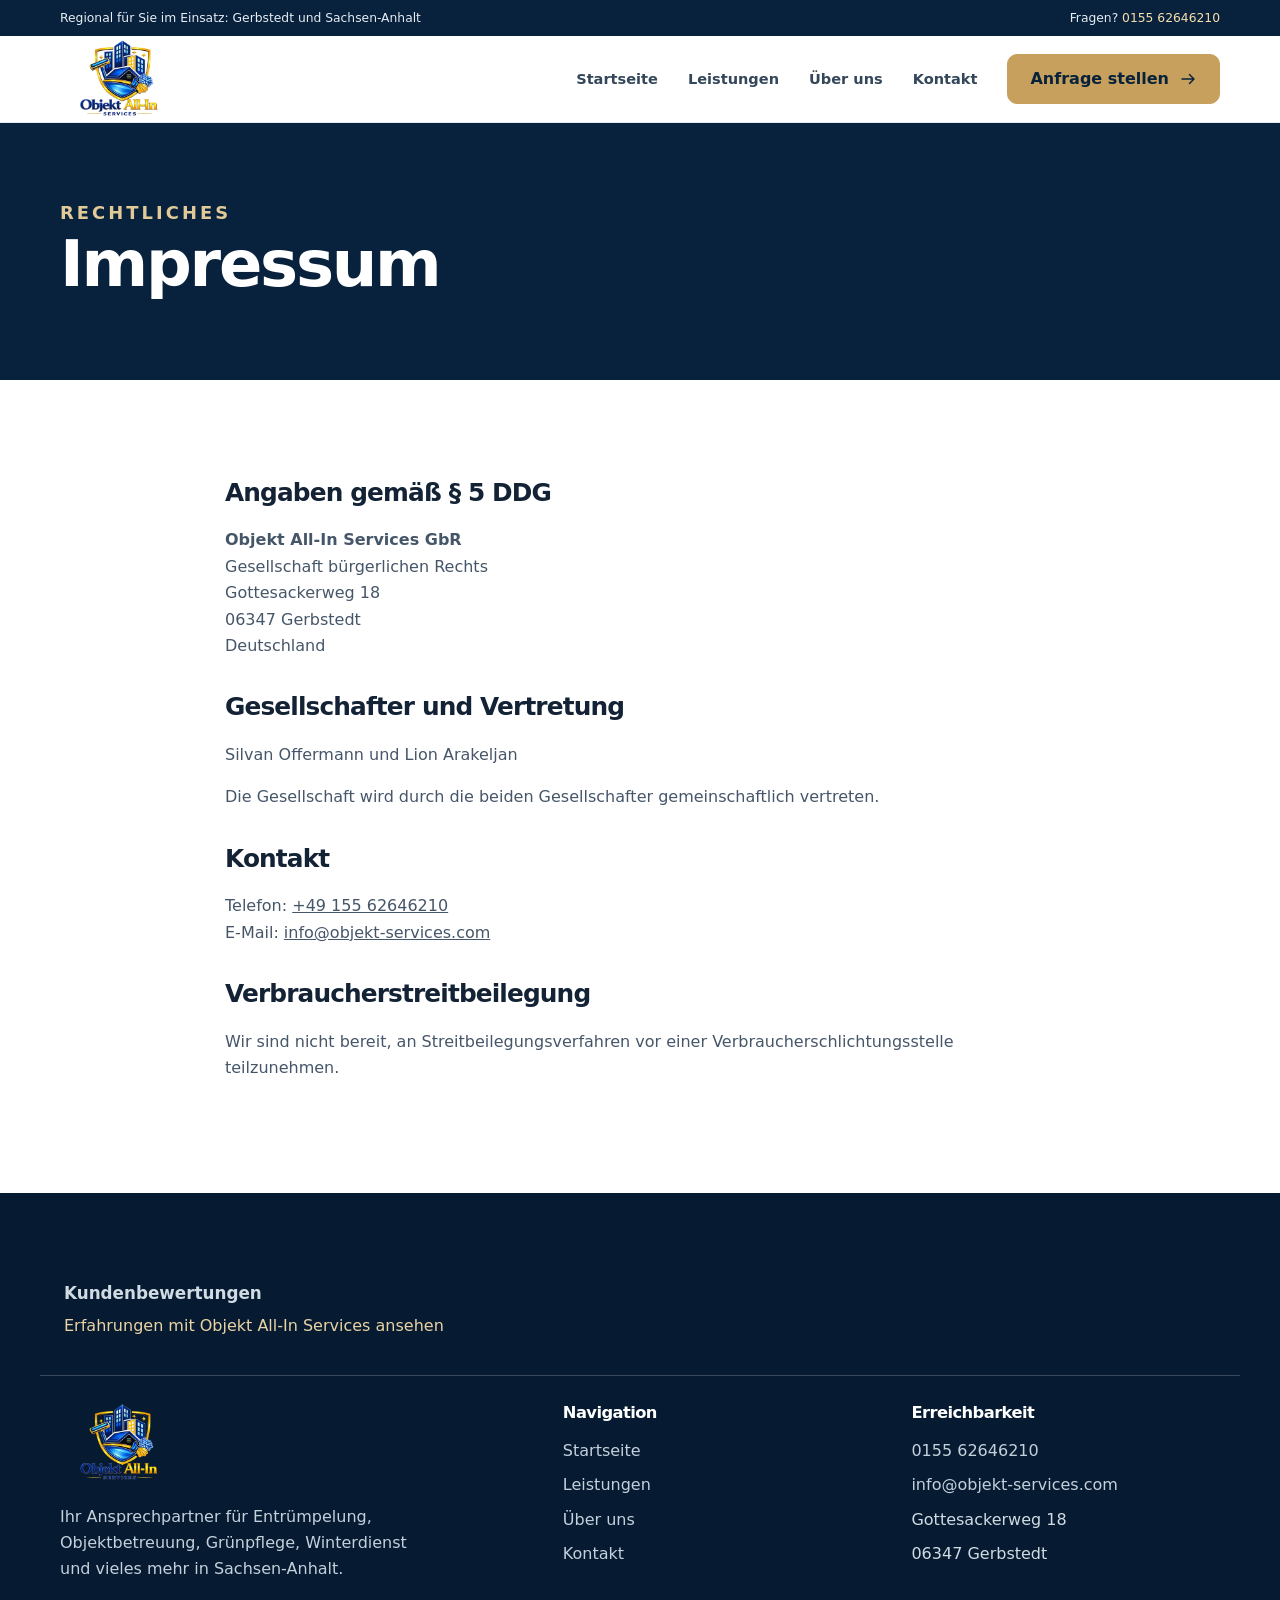
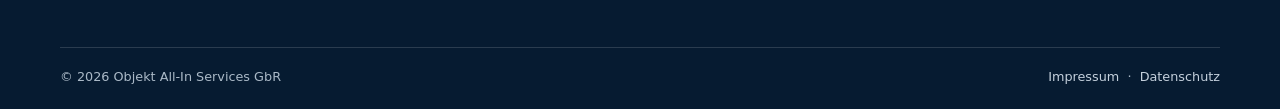
<file: impressum.html>
<!doctype html><html lang="de"><head><meta charset="utf-8"><meta name="viewport" content="width=device-width, initial-scale=1"><title>Impressum | Objekt All-In Services</title><meta name="description" content="Impressum und Kontaktdaten der Objekt All-In Services GbR, Gerbstedt."><meta name="theme-color" content="#08213d"><meta name="robots" content="index, follow"><link rel="icon" type="image/webp" href="/assets/objekt-all-in-logo-transparent.webp?v=20261119"><link rel="stylesheet" href="/styles.css"><link rel="stylesheet" href="/mobile-actions.css"><link rel="canonical" href="https://objekt-services.com/impressum"></head><body><svg xmlns="http://www.w3.org/2000/svg" style="position:absolute;width:0;height:0;overflow:hidden" aria-hidden="true">
<symbol id="i-house" viewBox="0 0 32 32"><path d="M3 15 16 4l13 11M7 12v16h18V12M13 28V18h6v10"/></symbol>
<symbol id="i-arrow" viewBox="0 0 24 24"><path d="M4 12h16m-6-6 6 6-6 6"/></symbol>
<symbol id="i-pin" viewBox="0 0 24 24"><path d="M20 10c0 6-8 12-8 12S4 16 4 10a8 8 0 1 1 16 0Z"/><circle cx="12" cy="10" r="2.5"/></symbol>
<symbol id="i-check" viewBox="0 0 24 24"><path d="m4 12 5 5L20 6"/></symbol>
<symbol id="i-shield" viewBox="0 0 24 24"><path d="M12 2 21 6v6c0 5-3.6 8-9 10-5.4-2-9-5-9-10V6Z"/><path d="m8 12 3 3 5-6"/></symbol>
<symbol id="i-clock" viewBox="0 0 24 24"><circle cx="12" cy="12" r="9"/><path d="M12 7v6l4 2"/></symbol>
<symbol id="i-phone" viewBox="0 0 24 24"><path d="M5 3h4l2 5-2.5 2a16 16 0 0 0 5.5 5.5L16 13l5 2v4a2 2 0 0 1-2 2C10 21 3 14 3 5a2 2 0 0 1 2-2Z"/></symbol>
<symbol id="i-mail" viewBox="0 0 24 24"><rect x="2" y="5" width="20" height="14" rx="2"/><path d="m3 7 9 7 9-7"/></symbol>
<symbol id="i-box" viewBox="0 0 40 40"><path d="m5 12 15-7 15 7v17l-15 7-15-7Z"/><path d="m5 12 15 7 15-7M20 19v17M13 8l14 7"/></symbol>
<symbol id="i-tools" viewBox="0 0 40 40"><path d="M23 10a10 10 0 0 0 8 12L19 34a5 5 0 0 1-7-7l12-12a10 10 0 0 0-1-5Z"/><path d="M8 6 6 9l6 6m-2-11 5 5M27 25l8 8"/></symbol>
<symbol id="i-leaf" viewBox="0 0 40 40"><path d="M7 32c-4-17 6-26 26-27 0 19-8 29-26 27ZM7 32c6-10 13-16 22-22"/></symbol>
<symbol id="i-snow" viewBox="0 0 40 40"><path d="M20 3v34M3 20h34M8 8l24 24M32 8 8 32M14 7l6 5 6-5M14 33l6-5 6 5M7 14l5 6-5 6M33 14l-5 6 5 6"/></symbol>
<symbol id="i-truck" viewBox="0 0 40 40"><path d="M3 12h21v19H3ZM24 19h7l6 7v5H24M7 31a4 4 0 1 0 8 0m15 0a4 4 0 1 0 8 0M29 19v7h8"/></symbol>
<symbol id="i-clean" viewBox="0 0 40 40"><path d="M15 34 20 9m2-3 1-4m-4 10-8 20 17 3-5-21ZM11 27l15 3M30 8v8m-4-4h8M32 24v9m-5-5h10"/></symbol>
</svg><a class="skip-link" href="#inhalt">Zum Inhalt springen</a><div class="topbar"><div class="wrap topbar-inner"><span>Regional für Sie im Einsatz: Gerbstedt und Sachsen-Anhalt</span><span>Fragen? <a href="tel:+4915562646210">0155 62646210</a></span></div></div><header class="site-header"><div class="wrap nav"><a class="brand" href="/" aria-label="Objekt All-In Services, Startseite"><img class="brand-logo" src="/assets/objekt-all-in-logo-transparent.webp" width="600" height="488" alt="Objekt All-In Services" decoding="async" style="display:block;width:122px;height:78px;object-fit:contain"></a><button class="menu-toggle" type="button" aria-label="Menü öffnen" aria-expanded="false" aria-controls="main-nav"><svg viewBox="0 0 24 24" fill="none" stroke="#08213d" stroke-width="2" stroke-linecap="round"><path d="M3 6h18M3 12h18M3 18h18"/></svg></button><nav class="nav-links" id="main-nav" aria-label="Hauptnavigation"><a href="/">Startseite</a><a href="/#leistungen">Leistungen</a><a href="/#ueber-uns">Über uns</a><a href="/kontakt">Kontakt</a><a class="btn" href="/kontakt">Anfrage stellen <svg class="" aria-hidden="true" viewBox="0 0 24 24" fill="none" stroke="currentColor" stroke-width="1.9" stroke-linecap="round" stroke-linejoin="round"><use href="#i-arrow"/></svg></a></nav></div></header><main id="inhalt"><section class="page-hero"><div class="wrap"><p class="eyebrow" style="color:#e1ca98">Rechtliches</p><h1>Impressum</h1></div></section><div class="wrap legal"><h2>Angaben gemäß § 5 DDG</h2><p><strong>Objekt All-In Services GbR</strong><br>Gesellschaft bürgerlichen Rechts<br>Gottesackerweg 18<br>06347 Gerbstedt<br>Deutschland</p><h2>Gesellschafter und Vertretung</h2><p>Silvan Offermann und Lion Arakeljan</p><p>Die Gesellschaft wird durch die beiden Gesellschafter gemeinschaftlich vertreten.</p><h2>Kontakt</h2><p>Telefon: <a href="tel:+4915562646210">+49 155 62646210</a><br>E-Mail: <a href="mailto:info@objekt-services.com">info@objekt-services.com</a></p><h2>Verbraucherstreitbeilegung</h2><p>Wir sind nicht bereit, an Streitbeilegungsverfahren vor einer Verbraucherschlichtungsstelle teilzunehmen.</p></div></main><footer class="footer"><div class="review-seal" role="region" aria-label="Kundenbewertungen" style="max-width:1200px;margin:0 auto 28px;padding:20px 24px;border-bottom:1px solid #ffffff35;display:flex;flex-wrap:wrap;align-items:center;justify-content:space-between;gap:18px"><div><p style="margin:0 0 6px;font-size:1.05rem;font-weight:700;color:inherit">Kundenbewertungen</p><a href="https://www.werkenntdenbesten.de/B114156530" target="_blank" rel="noopener noreferrer" style="color:#ead3a5">Erfahrungen mit Objekt All-In Services ansehen</a></div><div style="width:234px;min-height:90px;max-width:100%"><!-- werkenntdenBESTEN.de HTML Widget -->
<div id="wkdb-widget"></div><script type="text/javascript" src="https://www.wkdb-siegel.de/v1/widget-*U1KYzBZGieEvctSD6ufktGQuOnTVp6x7MjZX168rmGZaUdiFz-qpDcwZqxdIOo69fAEuIiYi9GMCYm7NeQ14XZEdBm3Y_z01Xke5qfH4Gl-VIskopD2tLURz-oYKUEF6_jVaNaYyTiKE5eZFVDxRo2dWrvyu7FPY9RJCyCNof70.js" async></script></div></div><div class="wrap"><div class="footer-grid"><div><a class="brand" href="/" aria-label="Objekt All-In Services, Startseite"><img class="brand-logo" src="/assets/objekt-all-in-logo-transparent.webp" width="600" height="488" alt="Objekt All-In Services" decoding="async" style="display:block;width:122px;height:78px;object-fit:contain"></a><p style="max-width:360px;margin-top:22px">Ihr Ansprechpartner für Entrümpelung, Objektbetreuung, Grünpflege, Winterdienst und vieles mehr in Sachsen-Anhalt.</p></div><div><h3>Navigation</h3><div class="footer-links"><a href="/">Startseite</a><a href="/#leistungen">Leistungen</a><a href="/#ueber-uns">Über uns</a><a href="/kontakt">Kontakt</a></div></div><div><h3>Erreichbarkeit</h3><div class="footer-links"><a href="tel:+4915562646210">0155 62646210</a><a href="mailto:info@objekt-services.com">info@objekt-services.com</a><span>Gottesackerweg 18</span><span>06347 Gerbstedt</span></div></div></div><div class="footer-bottom"><span>© <span data-year>2026</span> Objekt All-In Services GbR</span><span><a href="/impressum">Impressum</a> &nbsp;·&nbsp; <a href="/datenschutz">Datenschutz</a></span></div></div></footer><script src="/script.js" defer></script><nav class="mobile-action-bar" aria-label="Schnellkontakt"><a class="mobile-call" href="tel:+4915562646210" aria-label="Objekt All-In Services anrufen"><svg viewBox="0 0 24 24" aria-hidden="true"><path d="M5 3h4l2 5-2.5 2a16 16 0 0 0 5.5 5.5L16 13l5 2v4a2 2 0 0 1-2 2C10 21 3 14 3 5a2 2 0 0 1 2-2Z"/></svg><span>Anrufen</span></a><a class="mobile-inquiry" href="/#kontakt" aria-label="Zur unverbindlichen Anfrage">Anfrage</a></nav></body></html>
</file>
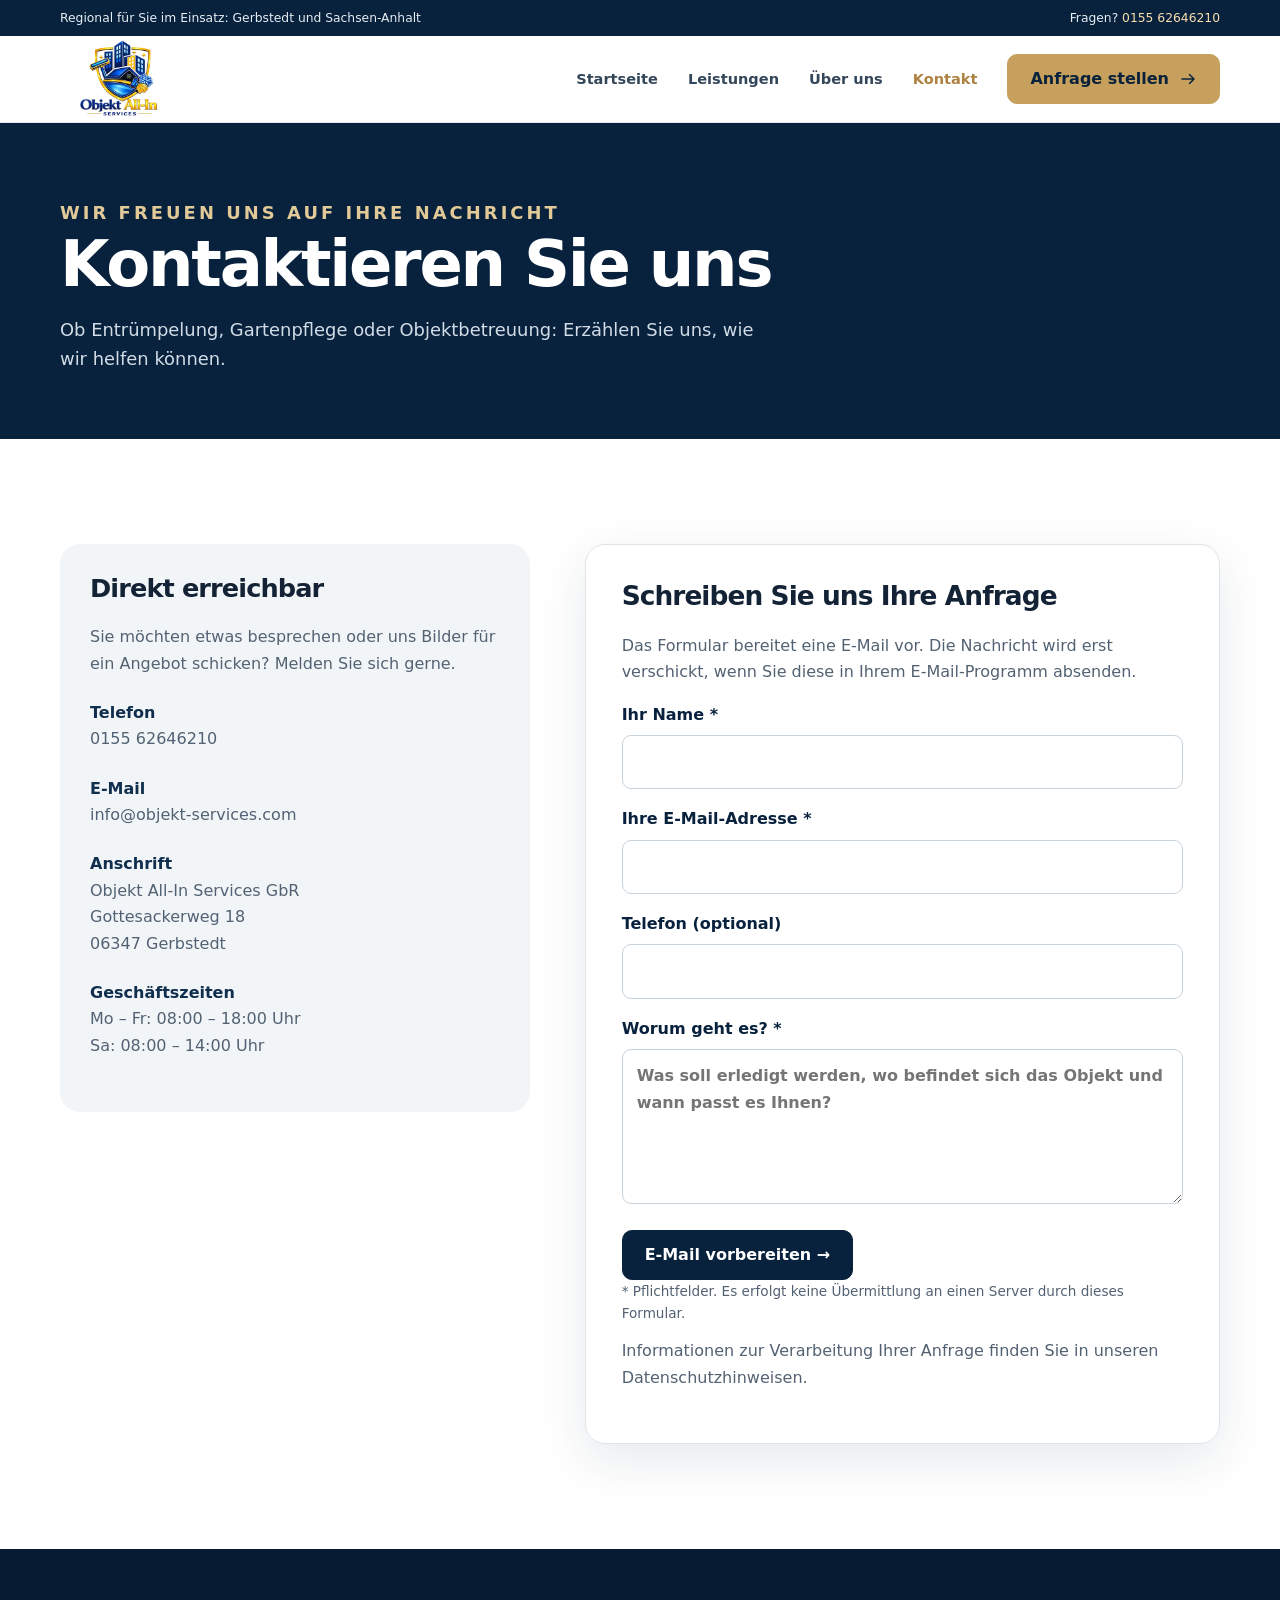
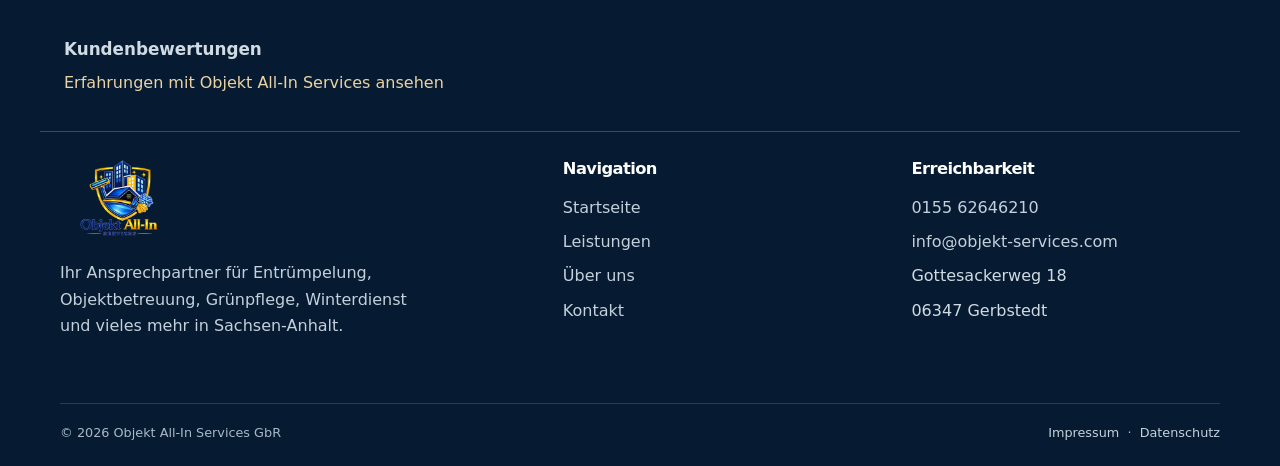
<file: kontakt.html>
<!doctype html><html lang="de"><head><meta charset="utf-8"><meta name="viewport" content="width=device-width, initial-scale=1"><title>Kontakt | Objekt All-In Services</title><meta name="description" content="Kontaktieren Sie Objekt All-In Services GbR in Gerbstedt. Telefon: 0155 62646210. E-Mail: info@objekt-services.com."><meta name="theme-color" content="#08213d"><meta name="robots" content="index, follow"><link rel="icon" type="image/webp" href="/assets/objekt-all-in-logo-transparent.webp?v=20261119"><link rel="stylesheet" href="/styles.css"><link rel="stylesheet" href="/mobile-actions.css"></head><body><svg xmlns="http://www.w3.org/2000/svg" style="position:absolute;width:0;height:0;overflow:hidden" aria-hidden="true">
<symbol id="i-house" viewBox="0 0 32 32"><path d="M3 15 16 4l13 11M7 12v16h18V12M13 28V18h6v10"/></symbol>
<symbol id="i-arrow" viewBox="0 0 24 24"><path d="M4 12h16m-6-6 6 6-6 6"/></symbol>
<symbol id="i-pin" viewBox="0 0 24 24"><path d="M20 10c0 6-8 12-8 12S4 16 4 10a8 8 0 1 1 16 0Z"/><circle cx="12" cy="10" r="2.5"/></symbol>
<symbol id="i-check" viewBox="0 0 24 24"><path d="m4 12 5 5L20 6"/></symbol>
<symbol id="i-shield" viewBox="0 0 24 24"><path d="M12 2 21 6v6c0 5-3.6 8-9 10-5.4-2-9-5-9-10V6Z"/><path d="m8 12 3 3 5-6"/></symbol>
<symbol id="i-clock" viewBox="0 0 24 24"><circle cx="12" cy="12" r="9"/><path d="M12 7v6l4 2"/></symbol>
<symbol id="i-phone" viewBox="0 0 24 24"><path d="M5 3h4l2 5-2.5 2a16 16 0 0 0 5.5 5.5L16 13l5 2v4a2 2 0 0 1-2 2C10 21 3 14 3 5a2 2 0 0 1 2-2Z"/></symbol>
<symbol id="i-mail" viewBox="0 0 24 24"><rect x="2" y="5" width="20" height="14" rx="2"/><path d="m3 7 9 7 9-7"/></symbol>
<symbol id="i-box" viewBox="0 0 40 40"><path d="m5 12 15-7 15 7v17l-15 7-15-7Z"/><path d="m5 12 15 7 15-7M20 19v17M13 8l14 7"/></symbol>
<symbol id="i-tools" viewBox="0 0 40 40"><path d="M23 10a10 10 0 0 0 8 12L19 34a5 5 0 0 1-7-7l12-12a10 10 0 0 0-1-5Z"/><path d="M8 6 6 9l6 6m-2-11 5 5M27 25l8 8"/></symbol>
<symbol id="i-leaf" viewBox="0 0 40 40"><path d="M7 32c-4-17 6-26 26-27 0 19-8 29-26 27ZM7 32c6-10 13-16 22-22"/></symbol>
<symbol id="i-snow" viewBox="0 0 40 40"><path d="M20 3v34M3 20h34M8 8l24 24M32 8 8 32M14 7l6 5 6-5M14 33l6-5 6 5M7 14l5 6-5 6M33 14l-5 6 5 6"/></symbol>
<symbol id="i-truck" viewBox="0 0 40 40"><path d="M3 12h21v19H3ZM24 19h7l6 7v5H24M7 31a4 4 0 1 0 8 0m15 0a4 4 0 1 0 8 0M29 19v7h8"/></symbol>
<symbol id="i-clean" viewBox="0 0 40 40"><path d="M15 34 20 9m2-3 1-4m-4 10-8 20 17 3-5-21ZM11 27l15 3M30 8v8m-4-4h8M32 24v9m-5-5h10"/></symbol>
</svg><a class="skip-link" href="#inhalt">Zum Inhalt springen</a><div class="topbar"><div class="wrap topbar-inner"><span>Regional für Sie im Einsatz: Gerbstedt und Sachsen-Anhalt</span><span>Fragen? <a href="tel:+4915562646210">0155 62646210</a></span></div></div><header class="site-header"><div class="wrap nav"><a class="brand" href="/" aria-label="Objekt All-In Services, Startseite"><img class="brand-logo" src="/assets/objekt-all-in-logo-transparent.webp" width="600" height="488" alt="Objekt All-In Services" decoding="async" style="display:block;width:122px;height:78px;object-fit:contain"></a><button class="menu-toggle" type="button" aria-label="Menü öffnen" aria-expanded="false" aria-controls="main-nav"><svg viewBox="0 0 24 24" fill="none" stroke="#08213d" stroke-width="2" stroke-linecap="round"><path d="M3 6h18M3 12h18M3 18h18"/></svg></button><nav class="nav-links" id="main-nav" aria-label="Hauptnavigation"><a href="/">Startseite</a><a href="/#leistungen">Leistungen</a><a href="/#ueber-uns">Über uns</a><a href="/kontakt" aria-current="page">Kontakt</a><a class="btn" href="/kontakt">Anfrage stellen <svg class="" aria-hidden="true" viewBox="0 0 24 24" fill="none" stroke="currentColor" stroke-width="1.9" stroke-linecap="round" stroke-linejoin="round"><use href="#i-arrow"/></svg></a></nav></div></header><main id="inhalt"><section class="page-hero"><div class="wrap"><p class="eyebrow" style="color:#e1ca98">Wir freuen uns auf Ihre Nachricht</p><h1>Kontaktieren Sie uns</h1><p>Ob Entrümpelung, Gartenpflege oder Objektbetreuung: Erzählen Sie uns, wie wir helfen können.</p></div></section><section class="section"><div class="wrap contact-layout"><aside class="contact-info"><h2>Direkt erreichbar</h2><p>Sie möchten etwas besprechen oder uns Bilder für ein Angebot schicken? Melden Sie sich gerne.</p><div class="detail"><strong>Telefon</strong><a href="tel:+4915562646210">0155 62646210</a></div><div class="detail"><strong>E-Mail</strong><a href="mailto:info@objekt-services.com">info@objekt-services.com</a></div><div class="detail"><strong>Anschrift</strong><span>Objekt All-In Services GbR<br>Gottesackerweg 18<br>06347 Gerbstedt</span></div><div class="detail"><strong>Geschäftszeiten</strong><span>Mo – Fr: 08:00 – 18:00 Uhr<br>Sa: 08:00 – 14:00 Uhr</span></div></aside><div class="form-box"><h2>Schreiben Sie uns Ihre Anfrage</h2><p>Das Formular bereitet eine E-Mail vor. Die Nachricht wird erst verschickt, wenn Sie diese in Ihrem E-Mail-Programm absenden.</p><form id="contact-form"><label class="form-field">Ihr Name *<input name="name" type="text" required autocomplete="name" maxlength="120"></label><label class="form-field">Ihre E-Mail-Adresse *<input name="email" type="email" required autocomplete="email" maxlength="180"></label><label class="form-field">Telefon (optional)<input name="phone" type="tel" autocomplete="tel" maxlength="50"></label><label class="form-field">Worum geht es? *<textarea name="message" required maxlength="5000" placeholder="Was soll erledigt werden, wo befindet sich das Objekt und wann passt es Ihnen?"></textarea></label><button type="submit" class="btn btn-dark">E-Mail vorbereiten →</button><p class="hint" id="form-note" role="status">* Pflichtfelder. Es erfolgt keine Übermittlung an einen Server durch dieses Formular.</p><p class="fineprint">Informationen zur Verarbeitung Ihrer Anfrage finden Sie in unseren <a href="/datenschutz#anfragen">Datenschutzhinweisen</a>.</p></form></div></div></section></main><footer class="footer"><div class="review-seal" role="region" aria-label="Kundenbewertungen" style="max-width:1200px;margin:0 auto 28px;padding:20px 24px;border-bottom:1px solid #ffffff35;display:flex;flex-wrap:wrap;align-items:center;justify-content:space-between;gap:18px"><div><p style="margin:0 0 6px;font-size:1.05rem;font-weight:700;color:inherit">Kundenbewertungen</p><a href="https://www.werkenntdenbesten.de/B114156530" target="_blank" rel="noopener noreferrer" style="color:#ead3a5">Erfahrungen mit Objekt All-In Services ansehen</a></div><div style="width:234px;min-height:90px;max-width:100%"><!-- werkenntdenBESTEN.de HTML Widget -->
<div id="wkdb-widget"></div><script type="text/javascript" src="https://www.wkdb-siegel.de/v1/widget-*U1KYzBZGieEvctSD6ufktGQuOnTVp6x7MjZX168rmGZaUdiFz-qpDcwZqxdIOo69fAEuIiYi9GMCYm7NeQ14XZEdBm3Y_z01Xke5qfH4Gl-VIskopD2tLURz-oYKUEF6_jVaNaYyTiKE5eZFVDxRo2dWrvyu7FPY9RJCyCNof70.js" async></script></div></div><div class="wrap"><div class="footer-grid"><div><a class="brand" href="/" aria-label="Objekt All-In Services, Startseite"><img class="brand-logo" src="/assets/objekt-all-in-logo-transparent.webp" width="600" height="488" alt="Objekt All-In Services" decoding="async" style="display:block;width:122px;height:78px;object-fit:contain"></a><p style="max-width:360px;margin-top:22px">Ihr Ansprechpartner für Entrümpelung, Objektbetreuung, Grünpflege, Winterdienst und vieles mehr in Sachsen-Anhalt.</p></div><div><h3>Navigation</h3><div class="footer-links"><a href="/">Startseite</a><a href="/#leistungen">Leistungen</a><a href="/#ueber-uns">Über uns</a><a href="/kontakt">Kontakt</a></div></div><div><h3>Erreichbarkeit</h3><div class="footer-links"><a href="tel:+4915562646210">0155 62646210</a><a href="mailto:info@objekt-services.com">info@objekt-services.com</a><span>Gottesackerweg 18</span><span>06347 Gerbstedt</span></div></div></div><div class="footer-bottom"><span>© <span data-year>2026</span> Objekt All-In Services GbR</span><span><a href="/impressum">Impressum</a> &nbsp;·&nbsp; <a href="/datenschutz">Datenschutz</a></span></div></div></footer><script src="/script.js" defer></script><nav class="mobile-action-bar" aria-label="Schnellkontakt"><a class="mobile-call" href="tel:+4915562646210" aria-label="Objekt All-In Services anrufen"><svg viewBox="0 0 24 24" aria-hidden="true"><path d="M5 3h4l2 5-2.5 2a16 16 0 0 0 5.5 5.5L16 13l5 2v4a2 2 0 0 1-2 2C10 21 3 14 3 5a2 2 0 0 1 2-2Z"/></svg><span>Anrufen</span></a><a class="mobile-inquiry" href="/#kontakt" aria-label="Zur unverbindlichen Anfrage">Anfrage</a></nav></body></html>
</file>
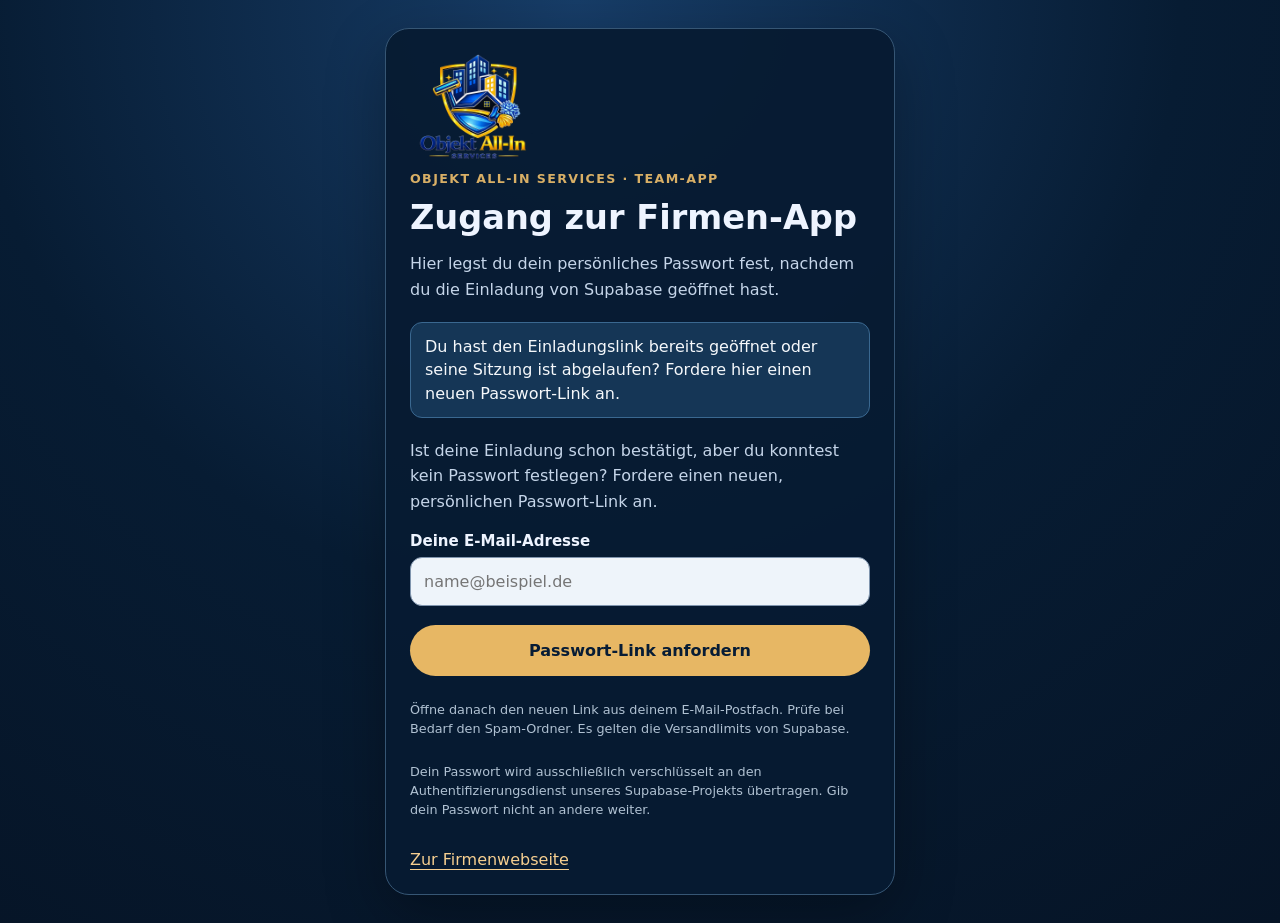
<file: zugang.html>
<!doctype html>
<html lang="de">
<head>
<meta charset="utf-8">
<meta name="viewport" content="width=device-width, initial-scale=1">
<meta name="robots" content="noindex,nofollow,noarchive">
<meta name="referrer" content="no-referrer">
<meta name="theme-color" content="#081d35">
<meta http-equiv="Content-Security-Policy" content="default-src 'none'; script-src 'self'; style-src 'self'; img-src 'self'; connect-src https://pqydohrjsuoxnzdoykgs.supabase.co; base-uri 'none'; form-action 'none'; object-src 'none'; frame-ancestors 'none'">
<title>App-Zugang einrichten | Objekt All-In Services</title>
<link rel="stylesheet" href="zugang.css">
<script src="zugang.js" defer></script>
</head>
<body>
<main class="wrap">
<section class="panel" aria-labelledby="heading">
<a class="brand" href="/" aria-label="Zur Objekt All-In Services Webseite"><img src="assets/objekt-all-in-logo-transparent.webp" alt="Objekt All-In Services" width="132" height="108"></a>
<div class="eyebrow">OBJEKT ALL-IN SERVICES · TEAM-APP</div>
<h1 id="heading">Zugang zur Firmen-App</h1>
<p class="intro">Hier legst du dein persönliches Passwort fest, nachdem du die Einladung von Supabase geöffnet hast.</p>
<div id="notice" class="notice" role="status" aria-live="polite">Wir prüfen deinen Einladungslink.</div>
<form id="password-form" hidden>
  <label for="password">Neues Passwort</label>
  <input type="password" id="password" name="password" minlength="12" maxlength="256" autocomplete="new-password" required placeholder="Mindestens 12 Zeichen">
  <label for="confirm">Passwort wiederholen</label>
  <input type="password" id="confirm" name="confirm" minlength="12" maxlength="256" autocomplete="new-password" required placeholder="Passwort erneut eingeben">
  <button type="submit" id="password-submit">Passwort festlegen</button>
</form>
<div id="reset-section" hidden>
 <p>Ist deine Einladung schon bestätigt, aber du konntest kein Passwort festlegen? Fordere einen neuen, persönlichen Passwort-Link an.</p>
 <form id="reset-form">
  <label for="email">Deine E-Mail-Adresse</label>
  <input type="email" name="email" id="email" autocomplete="email" inputmode="email" required placeholder="name@beispiel.de">
  <button type="submit" id="reset-submit">Passwort-Link anfordern</button>
 </form>
 <p class="fine">Öffne danach den neuen Link aus deinem E-Mail-Postfach. Prüfe bei Bedarf den Spam-Ordner. Es gelten die Versandlimits von Supabase.</p>
</div>
<div id="success-section" hidden><p class="success">Dein Passwort ist gespeichert. Du kannst dich jetzt mit deiner E-Mail-Adresse und diesem Passwort in der Team-App anmelden.</p></div>
<p class="fine">Dein Passwort wird ausschließlich verschlüsselt an den Authentifizierungsdienst unseres Supabase-Projekts übertragen. Gib dein Passwort nicht an andere weiter.</p>
<a class="back" href="/">Zur Firmenwebseite</a>
</section>
</main>
</body>
</html>
</file>
<file: relaunch.css>
:root{--ink:#102a46;--navy:#071b35;--blue:#123f68;--light:#eaf4fc;--gold:#d4a753;--goldp:#f5deb1;--muted:#617289;--line:#dce6ee;--white:#fff;--radius:22px}
*{box-sizing:border-box}html{scroll-behavior:smooth;scroll-padding-top:90px}body{margin:0;font:16px/1.6 'DM Sans',Arial,sans-serif;color:var(--ink);background:white}a{text-decoration:none;color:inherit}button,input,textarea,select{font:inherit}button{cursor:pointer}h1,h2,h3{font-family:Manrope,Arial,sans-serif;line-height:1.14;letter-spacing:-.045em}h1{font-size:clamp(2.7rem,5.6vw,5.7rem);margin:.35em 0}h2{font-size:clamp(2rem,3.6vw,3.5rem);margin:.4em 0 .45em}h3{font-size:1.34rem}p{color:var(--muted)}.shell{width:min(1180px,calc(100% - 40px));margin:auto}.skip{position:absolute;left:0;top:-100px;padding:10px;background:white;z-index:50}.skip:focus{top:0}
.topline{background:#071c35;color:#e5edf5;font-size:.78rem}.topline .shell{display:flex;justify-content:space-between;gap:20px;align-items:center;min-height:35px}.topline a{color:#f8d79c}.header{background:rgba(255,255,255,.96);border-bottom:1px solid #e2e8ec;position:sticky;top:0;z-index:30;backdrop-filter:blur(15px)}.nav{display:flex;align-items:center;gap:24px;justify-content:space-between;min-height:84px}.brand{display:flex;align-items:center;gap:10px;flex-shrink:0}.brand-shot{height:78px;width:122px;display:block;background:transparent!important;object-fit:contain;object-position:center;flex-shrink:0;border:0;border-radius:0;filter:drop-shadow(0 1px 1px rgba(255,255,255,.25))}.brand-letter{display:none;color:var(--navy);font-weight:800;font-size:1.15rem}.navlist{display:flex;align-items:center;gap:20px}.navlist>a:not(.btn){font-size:.86rem;font-weight:700;color:#344d65}.navlist>a:hover{color:#b58b44}.mobile-toggle{display:none;border:1px solid var(--line);background:white;padding:9px 12px;border-radius:9px;font-size:1.2rem}.btn{display:inline-flex;align-items:center;justify-content:center;gap:8px;border:1px solid transparent;padding:13px 20px;border-radius:10px;min-height:49px;font-weight:800;line-height:1.2;background:var(--gold);color:#09213a;transition:background .2s,transform .2s,box-shadow .2s}.btn:hover{transform:translateY(-2px);box-shadow:0 12px 23px #001c3230;background:#e5ba70}.btn.dark{color:white;background:var(--navy)}.btn.dark:hover{background:#133b5d}.btn.outline{background:transparent;border-color:#c8dae8;color:#fff}.btn.outline:hover{background:#ffffff1a}.btn.ghost{background:white;border-color:#d8e3eb}.btn.small{min-height:41px;padding:10px 15px;font-size:.84rem}.eyebrow{text-transform:uppercase;letter-spacing:.18em;font-size:.78rem;color:#aa803d;font-weight:800}.section{padding:94px 0}.section.light{background:#f7fafc}.section .intro{max-width:760px;margin-bottom:35px}.intro>p:last-child{font-size:1.09rem}.highlight{color:var(--gold)}.hero{background:linear-gradient(115deg,#e2f2ff 0%,#f7fbff 49%,#d9edf9 100%);overflow:hidden;position:relative}.hero:before{content:'';position:absolute;inset:auto -18% -50% auto;background:#9ad1fb31;width:65vw;height:65vw;border-radius:50%}.hero-grid{display:grid;grid-template-columns:1.07fr .93fr;align-items:center;gap:35px;min-height:610px;padding:58px 0}.hero h1{color:var(--navy)}.hero .lead{font-size:1.15rem;max-width:600px}.hero-actions{display:flex;flex-wrap:wrap;gap:12px;margin:28px 0}.small-points{display:flex;flex-wrap:wrap;gap:14px 23px;font-size:.9rem;color:#385371;font-weight:700}.small-points span:before{content:'✓';color:#ba8e41;padding-right:7px}.hero-image{position:relative;min-height:455px;border-radius:27px;background:linear-gradient(160deg,#0a3558,#245f89);overflow:hidden;box-shadow:0 25px 55px #062c4a35}.hero-image:before{content:'';position:absolute;inset:0;background:url('assets/firmenszenen.avif') 50% 0/300% 300% no-repeat;opacity:.96}.hero-image:after{content:'';position:absolute;inset:35% 0 0;background:linear-gradient(transparent,#041d3dd5)}.hero-bubble{position:absolute;bottom:23px;left:22px;right:22px;z-index:2;background:#ffffffec;padding:18px 22px;border-radius:15px;color:var(--navy);box-shadow:0 12px 30px #061b3d25}.hero-bubble strong{display:block;font-size:1.15rem}.hero-bubble small{display:block;color:#526777}.hero-stamp{position:absolute;z-index:2;top:20px;right:20px;background:#eec36e;color:#10283f;font-weight:900;padding:10px 15px;border-radius:30px;font-size:.8rem}.quick-strip{border-bottom:1px solid var(--line);background:white}.quick-grid{display:grid;grid-template-columns:repeat(3,1fr);gap:25px;padding:21px 0}.quick-grid div{display:flex;align-items:center;gap:13px;font-weight:800;color:var(--navy)}.quick-grid span{color:#ba924c;font-size:1.8rem}.quick-grid small{display:block;font-weight:500;color:#6d7a8a}.service-grid{display:grid;grid-template-columns:repeat(3,1fr);gap:21px}.service{overflow:hidden;border:1px solid #dce7ef;border-radius:19px;background:white;box-shadow:0 6px 24px #1234530b;transition:transform .2s}.service:hover{transform:translateY(-4px)}.service-image{height:205px;background-image:url('assets/firmenszenen.avif');background-size:300% 300%;background-color:#e6eef5;background-repeat:no-repeat}.sprite-clear{background-position:50% 0}.sprite-maintain{background-position:100% 0}.sprite-garden{background-position:0 50%}.sprite-snow{background-position:50% 50%}.sprite-transfer{background-position:100% 50%}.sprite-clean{background-position:0 100%}.service-content{padding:27px}.service-content h3{margin:0 0 10px;color:var(--navy)}.service-content p{font-size:.94rem;min-height:94px;margin:0 0 16px}.service-content a{color:#a77d36;font-weight:800}.service-content a:hover{text-decoration:underline}.split{display:grid;grid-template-columns:1fr 1fr;gap:58px;align-items:center}.detail-list{padding-left:0;list-style:none}.detail-list li{padding:8px 0 8px 28px;position:relative}.detail-list li:before{content:'✓';position:absolute;left:0;color:#bb8c3a;font-weight:900}.glass{background:white;border:1px solid #dce8ef;border-radius:22px;padding:32px;box-shadow:0 15px 40px #17324c12}.calc-form{display:grid;grid-template-columns:1fr 1fr;gap:16px}.field{display:block;font-size:.88rem;font-weight:750;color:#33485f}.field input,.field select,.field textarea{display:block;width:100%;background:white;color:#183149;border:1px solid #c9d5df;border-radius:10px;padding:12px 13px;min-height:47px;margin-top:7px}.field textarea{min-height:100px;resize:vertical}.field input:focus,.field textarea:focus,.field select:focus{outline:3px solid #bad8ef}.field.wide{grid-column:1/-1}.calc-result{margin:22px 0 0;background:#eef7fd;padding:22px;border-radius:15px;display:grid;grid-template-columns:1fr auto;align-items:center;gap:13px}.calc-result strong{font-size:2.6rem;font-weight:900;line-height:1;color:#0a3154}.calc-result p{font-size:.78rem;margin:5px 0 0}.cube-box{background:radial-gradient(circle at 50% 30%,#d5ebff,#e5f3ff 55%,#fafcff);padding:35px;min-height:340px;border-radius:23px;display:grid;place-items:center;position:relative}.cube{height:164px;width:164px;position:relative;transform-style:preserve-3d;transform:rotateX(-21deg) rotateY(-33deg);perspective:600px}.cube-face{position:absolute;width:160px;height:160px;border:3px solid #2b668c88;background:linear-gradient(0deg,#327cb960,#effaff83)}.cube-front{transform:translateZ(80px);overflow:hidden}.cube-side{transform:rotateY(90deg) translateZ(80px);overflow:hidden}.cube-top{transform:rotateX(90deg) translateZ(80px);background:#edf9ffb5}.cube-fill{position:absolute;bottom:0;left:0;right:0;height:45%;background:linear-gradient(0deg,#0b548e,#48a0d6a8);transition:height .3s}.cube-text{position:absolute;bottom:22px;text-align:center;font-weight:800;color:#295273;font-size:.82rem}.pill{display:inline-flex;border:1px solid #d8e2eb;background:#fff;border-radius:100px;padding:7px 13px;font-size:.82rem;font-weight:750;color:#45617d}.weather{background:linear-gradient(135deg,#061a32,#133e62);color:white;position:relative;overflow:hidden}.weather p{color:#d0deea}.weather .eyebrow{color:#f0cc8d}.weather-box{border:1px solid #ffffff35;background:#ffffff13;backdrop-filter:blur(8px);border-radius:20px;padding:32px}.weather-temp{font-size:4rem;font-weight:900;line-height:1}.weather-status{font-size:.98rem;color:#e4edf3}.weather-details{display:grid;grid-template-columns:1fr 1fr;gap:13px;margin:23px 0}.weather-details div{background:#ffffff13;padding:17px;border-radius:12px}.weather-details strong{display:block;font-size:1.18rem}.weather-details small{color:#c4d4e3}.weather-box a{text-decoration:underline;color:#f7d392}.partner{background:linear-gradient(145deg,#e8f5ff,#fff 65%,#f9f0dd)}.partner-card{background:var(--navy);color:white;padding:34px;border-radius:23px;box-shadow:0 20px 42px #0c28402a}.partner-card p{color:#cbdce8}.partner-card .tag{background:#ffffff15;color:#efcc86}.steps{display:grid;grid-template-columns:repeat(3,1fr);gap:20px}.step{border-top:3px solid var(--gold);padding:21px 15px 10px 0}.step strong{font-family:Manrope;font-size:2.5rem;color:#d6b57e}.step h3{margin:.3em 0}.about{background:#f5f9fb}.about-visual{border-radius:24px;background:linear-gradient(145deg,#0a2d52,#1e5b83);min-height:365px;display:flex;align-items:center;justify-content:center;flex-direction:column;text-align:center;color:#f4dca7}.about-visual strong{font-size:clamp(3rem,7vw,6rem);line-height:1.1;letter-spacing:-.07em;font-family:Manrope}.about-visual small{font-size:.94rem;letter-spacing:.18em}.faq details{border:1px solid var(--line);border-radius:12px;padding:16px 20px;margin-bottom:10px;background:white}.faq summary{font-weight:800;cursor:pointer}.faq details p{margin-bottom:0}.contact-section{background:var(--navy);color:white}.contact-section p{color:#c8d6e4}.contact-form{background:white;color:var(--ink);padding:30px;border-radius:20px}.contact-note{font-size:.81rem;color:#708093}.contact-methods{display:flex;gap:12px;flex-wrap:wrap}.footer{background:#041427;color:#d0dce7;padding:48px 0 22px}.footer p,.footer a{color:#c4d1df}.footer .grid{display:grid;grid-template-columns:2fr 1fr 1fr;gap:35px}.footer h3{font-size:1.02rem;color:white}.footerlinks{display:grid;gap:8px;font-size:.9rem}.footerbottom{border-top:1px solid #ffffff24;margin-top:35px;padding-top:16px;font-size:.8rem;color:#9bafc0}.fineprint{font-size:.78rem!important}.note{background:#fff9ed;border-left:3px solid #c9a056;padding:10px 15px;font-size:.87rem}.hidden{display:none!important}
@media(max-width:1050px){.navlist{gap:11px}.navlist>a:not(.btn){font-size:.77rem}.brand-shot{height:68px;width:104px}.hero-grid{gap:18px}.service-grid{grid-template-columns:repeat(2,1fr)}}@media(max-width:780px){.topline .shell span:last-child{display:none}.nav{min-height:73px}.mobile-toggle{display:block}.navlist{display:none;position:absolute;left:0;right:0;top:73px;background:white;flex-direction:column;align-items:stretch;gap:16px;padding:22px;box-shadow:0 15px 20px #0d29451e}.navlist.open{display:flex}.navlist>a:not(.btn){font-size:1rem}.hero-grid,.split{grid-template-columns:1fr}.hero-grid{padding:55px 0;min-height:0}.hero-image{min-height:355px}.section{padding:68px 0}.quick-grid{grid-template-columns:1fr;gap:12px;padding:18px 0}.service-grid,.steps,.footer .grid{grid-template-columns:1fr}.service-content p{min-height:0}.calc-form{grid-template-columns:1fr}.split{gap:22px}.contact-form,.glass{padding:22px}.footer .grid{gap:25px}.brand-shot{height:69px;width:106px}}@media(max-width:440px){.shell{width:calc(100% - 30px)}.hero-image{min-height:300px}.hero h1{font-size:2.65rem}.service-image{height:185px}.weather-box{padding:24px}.weather-details{grid-template-columns:1fr 1fr}.weather-temp{font-size:3.1rem}}@media(prefers-reduced-motion:reduce){*,*:before,*:after{scroll-behavior:auto!important;transition:none!important}}

.partner-card .field{color:#ecf4f9}.partner-card .field input,.partner-card .field textarea,.partner-card .field select{color:#122b45}.partner-card .mail-note{color:#ffdd9d}.wizard-head{margin:2px 0 19px}.wizard-track{height:6px;background:#e4ebf1;border-radius:99px;overflow:hidden;margin-top:10px}.wizard-progress{height:100%;background:#c59a54;width:33.33%;transition:width .25s}.wizard-step[hidden]{display:none}.wizard-controls{display:flex;justify-content:space-between;gap:12px;margin-top:16px}.wizard-controls .btn{flex:1}.wizard-controls [hidden]{display:none}.wizard-label{color:#687a8d;font-size:.83rem;font-weight:750}

/* Startseitenmotiv in voller Bildqualität, ohne Ausschnitt und ohne doppelte Textüberlagerung */
.hero-image{min-height:0;aspect-ratio:1672/941;height:auto;background:#e2eff6}
.hero-image::before,.hero-image::after{content:none;display:none}
.hero-image img{display:block;width:100%;height:100%;object-fit:contain}


/* Direkte Anrufoption unter der Hauptanfrage, auf Mobilgeräten groß und gut antippbar. */
.hero-actions{display:flex;flex-direction:column;align-items:flex-start;gap:14px;margin:30px 0 23px}
.hero-action-stack{display:flex;flex-direction:column;gap:11px;width:min(100%,430px)}
.hero-action-stack .hero-request{width:100%;text-align:center}
.hero-call{
  color-scheme:dark;display:inline-flex;align-items:center;justify-content:center;gap:13px;
  width:100%;min-height:57px;padding:12px 22px;border:1px solid #566f89;border-radius:999px;
  background:#142234!important;color:#fff!important;font-size:1.12rem;font-weight:800;line-height:1.2;
  letter-spacing:.01em;box-shadow:0 4px 18px #061b3520;transition:background .2s,transform .2s
}
.hero-call svg{flex-shrink:0;color:#e3ecf6;stroke:currentColor}
.hero-call:hover,.hero-call:focus-visible{background:#254461!important;transform:translateY(-1px);outline-offset:3px}
.hero-discover{color:#153c5d;font-weight:800;font-size:.92rem;text-decoration:underline;text-decoration-color:#c89b53;text-underline-offset:4px}
.hero-discover:hover{color:#a27331}
@media(max-width:780px){
  .hero-actions,.hero-action-stack{width:100%}
  .hero-call{min-height:57px;font-size:1.13rem}
  .hero-action-stack .hero-request{min-height:57px}
}
@media(prefers-reduced-motion:reduce){.hero-call{transition:none}}
</file>
<file: mobile-actions.css>
/* Dauerhaft sichtbare mobile Kontaktleiste */
.mobile-action-bar{display:none}
@media(max-width:780px){
  html{scroll-padding-bottom:112px}
  body{padding-bottom:calc(88px + env(safe-area-inset-bottom,0px))}
  .mobile-action-bar{
    color-scheme:dark;
    position:fixed;bottom:0;left:0;right:0;z-index:1100;
    display:flex;align-items:center;gap:12px;
    padding:10px max(15px,env(safe-area-inset-right,0px)) calc(10px + env(safe-area-inset-bottom,0px)) max(15px,env(safe-area-inset-left,0px));
    background:#061538!important;
    border-top:1px solid rgba(199,216,243,.28);
    box-shadow:0 -9px 22px rgba(1,12,33,.22);
    font-family:system-ui,-apple-system,"Segoe UI",Roboto,Arial,sans-serif;
  }
  .mobile-action-bar a{
    box-sizing:border-box;min-width:0;flex:1;
    display:inline-flex;align-items:center;justify-content:center;gap:10px;
    min-height:54px;padding:12px 10px;
    border-radius:999px;text-decoration:none!important;
    font-size:clamp(15px,4.2vw,19px);font-weight:780;line-height:1.15;
    white-space:nowrap;text-align:center;
    -webkit-tap-highlight-color:transparent;
  }
  .mobile-action-bar .mobile-call{
    color:#fff!important;-webkit-text-fill-color:#fff;
    background:linear-gradient(180deg,#ec860e,#be5100)!important;
    border:1px solid #ff9c28;
  }
  .mobile-action-bar .mobile-inquiry{
    color:#fff!important;-webkit-text-fill-color:#fff;
    background:#071942!important;border:2px solid #dae8ff;
  }
  .mobile-action-bar .mobile-call svg{flex:0 0 20px;width:20px;height:20px;stroke:#fff;fill:none;stroke-width:2;stroke-linecap:round;stroke-linejoin:round}
  .mobile-action-bar a:focus-visible{outline:3px solid #ffd86f;outline-offset:2px}
  .mobile-action-bar a:active{filter:brightness(.92)}
  #kontakt{scroll-margin-top:95px}
}
@media(max-width:360px){
  .mobile-action-bar{gap:8px;padding-left:10px;padding-right:10px}
  .mobile-action-bar a{font-size:15px;gap:7px;padding:11px 6px}
}
</file>
<file: weather-widget.css>
.weather-box.weather-local{padding:28px;min-width:0}.weather-local .weather-choice{display:grid;gap:10px;margin:18px 0}.weather-local select{width:100%;font:inherit;padding:12px 38px 12px 14px;border:1px solid #c5d3df;border-radius:10px;background:#fff;color:#102a46;min-height:48px}.weather-local .weather-buttons{display:flex;flex-wrap:wrap;gap:10px}.weather-local .weather-buttons .btn{min-height:46px;white-space:normal}.weather-local .weather-consent{font-size:.9rem;line-height:1.6}.weather-local .weather-message{font-size:1rem;line-height:1.5;margin:14px 0}.weather-local .weather-measurement{padding:16px 0;border-bottom:1px solid #dce6ee}.weather-local .weather-measurement .weather-temp{font-size:3rem;line-height:1.2}.weather-local .weather-measurement p{margin:6px 0}.weather-local .weather-summary{display:grid;gap:10px;margin:18px 0}.weather-local .weather-summary div{padding:14px;background:#edf4fa;border-radius:12px}.weather-local .weather-summary span{display:block;font-size:.9rem;color:#435b70;margin-bottom:5px}.weather-local .weather-summary strong{font-size:1.1rem}.weather-local .weather-hours{display:grid;grid-template-columns:repeat(3,minmax(0,1fr));gap:8px;list-style:none;padding:0;margin:12px 0}.weather-local .weather-hours li{display:grid;gap:5px;padding:10px 6px;text-align:center;border:1px solid #dce6ee;border-radius:10px;font-size:.88rem;overflow-wrap:anywhere}.weather-local .weather-hours strong{font-size:1rem}.weather-local .weather-source{font-size:.88rem;line-height:1.6;margin-top:14px}.weather-local .weather-stop{border:0;background:none;text-decoration:underline;color:#284d70;cursor:pointer;font:inherit;padding:8px 0;font-size:.9rem}.weather-local[data-risk="true"] .weather-summary{border-left:4px solid #b37a12;padding-left:10px}.weather-local [hidden]{display:none!important}.weather-local .btn:disabled{opacity:.65;cursor:wait}.weather-local h4{margin:18px 0 8px;font-size:1.1rem}@media(max-width:480px){.weather-box.weather-local{padding:20px}.weather-local .weather-buttons{display:grid}.weather-local .weather-buttons .btn{width:100%}}
.weather-local .weather-summary div{color:#102a46}.weather-local .weather-summary strong{color:#102a46}.weather-local .weather-source a,.weather-local .weather-consent a{color:#f5deb1;text-decoration:underline}
.weather-local a.btn{color:#102a46;text-decoration:none}.weather-local .weather-stop{color:#f5deb1}.weather-local .weather-buttons .ghost{border:1px solid #dce6ee;color:#fff;background:transparent}

/* Compact weather card: essential weather stays visible, detail rows expand on demand. */
#wetter .split{align-items:start}
.weather-box.weather-local{padding:20px}
.weather-local>h3{margin:8px 0}
.weather-local>p{margin:8px 0}
.weather-local .weather-choice{gap:8px;margin:12px 0}
.weather-local .weather-choice label{font-size:.9rem}
.weather-local select{min-height:42px;padding:9px 34px 9px 12px}
.weather-local .weather-buttons{gap:8px}
.weather-local .weather-buttons .btn{min-height:42px;padding:10px 13px;font-size:.9rem}
.weather-local .weather-consent{font-size:.875rem;line-height:1.45}
.weather-local .weather-message{font-size:.875rem;line-height:1.4;margin:8px 0}
.weather-local .weather-measurement{padding:10px 0;display:grid;grid-template-columns:auto 1fr;gap:2px 14px;align-items:center}
.weather-local .weather-measurement>span{grid-column:1/-1;font-size:.875rem}
.weather-local .weather-measurement .weather-temp{font-size:2.5rem;grid-row:2/4}
.weather-local .weather-measurement p{margin:2px 0;font-size:.95rem}
.weather-local .weather-summary{grid-template-columns:1fr 1fr;gap:8px;margin:10px 0}
.weather-local .weather-summary div{padding:10px}
.weather-local .weather-summary div:last-child{grid-column:1/-1}
.weather-local .weather-summary span{font-size:.875rem;margin-bottom:3px}
.weather-local .weather-summary strong{font-size:1rem}
.weather-local h4{margin:12px 0 6px;font-size:1rem}
.weather-local .weather-more{border:1px solid #ffffff40;border-radius:10px;padding:9px 12px;margin:10px 0;color:#fff;background:transparent}
.weather-local .weather-more summary{cursor:pointer;font-size:.95rem;color:#fff;background:transparent;padding:0}
.weather-local .weather-more p{font-size:.875rem;line-height:1.5}
.weather-local #weather-advice{font-size:.95rem;line-height:1.4;margin:10px 0}
.weather-local .weather-source{font-size:.875rem;line-height:1.4;margin:8px 0}
.weather-local .weather-stop{font-size:.875rem;padding:6px 0}
.weather-local>a:not(.btn){font-size:.875rem}
@media(max-width:480px){.weather-box.weather-local{padding:16px}.weather-local .weather-buttons{display:flex}.weather-local .weather-buttons .btn{width:auto;flex:1 1 140px}.weather-local .weather-summary{grid-template-columns:1fr 1fr}}
</file>
<file: styles.css>
:root{--navy:#08213d;--navy2:#0b3155;--blue:#164a76;--gold:#c6a05c;--gold2:#ead3a5;--paper:#f6f7f7;--white:#fff;--ink:#132335;--muted:#536273;--line:#dde3e8;--radius:22px;--shadow:0 16px 50px rgba(11,35,59,.1)}
*{box-sizing:border-box}html{scroll-behavior:smooth}body{margin:0;font:16px/1.65 system-ui,-apple-system,'Segoe UI',Roboto,Arial,sans-serif;color:var(--ink);background:var(--white)}a{color:inherit;text-decoration:none}button,input,textarea{font:inherit}button{cursor:pointer}img,svg{max-width:100%}h1,h2,h3,p{margin-top:0}h1,h2,h3{line-height:1.13;letter-spacing:-.035em}h1{font-size:clamp(2.7rem,5.5vw,5.6rem);font-weight:780}h2{font-size:clamp(2rem,3.6vw,3.4rem)}h3{font-size:1.3rem}p{color:var(--muted)}.wrap{width:min(1160px,calc(100% - 44px));margin:0 auto}.skip-link{position:absolute;left:10px;top:-70px;z-index:100;padding:10px;background:#fff}.skip-link:focus{top:10px}.topbar{background:var(--navy);color:#e6edf3;font-size:.77rem}.topbar-inner{min-height:36px;display:flex;justify-content:space-between;align-items:center;gap:14px}.topbar a{color:#f8dfad}.site-header{position:sticky;top:0;background:rgba(255,255,255,.96);z-index:20;border-bottom:1px solid #e6eaf0;backdrop-filter:blur(18px)}.nav{height:86px;display:flex;align-items:center;justify-content:space-between;gap:20px}.brand{display:flex;align-items:center;gap:11px;min-width:0}.brand-mark{width:47px;height:47px;border-radius:12px;background:var(--navy);display:grid;place-items:center;color:var(--gold2);flex-shrink:0}.brand-mark svg{width:30px}.brand-words{display:flex;flex-direction:column;line-height:1.04}.brand-words strong{font-size:1.24rem;white-space:nowrap;color:var(--navy);font-family:Georgia,'Times New Roman',serif;letter-spacing:-.03em}.brand-words strong span{color:#ab8240}.brand-words small{font-size:.67rem;letter-spacing:.38em;font-weight:800;margin-top:5px;color:var(--navy)}.nav-links{display:flex;align-items:center;gap:30px}.nav-links a:not(.btn){font-weight:680;font-size:.91rem;color:#34465a;transition:color .2s}.nav-links a:hover,.nav-links a[aria-current="page"]{color:#ad8242}.menu-toggle{display:none;background:transparent;border:1px solid var(--line);border-radius:9px;padding:8px}.menu-toggle svg{width:24px;display:block}.btn{display:inline-flex;align-items:center;justify-content:center;gap:10px;min-height:50px;padding:11px 22px;border-radius:10px;background:var(--gold);color:#09223c;font-weight:760;border:1px solid var(--gold);transition:transform .2s,background .2s,box-shadow .2s}.btn:hover{background:#d4b271;transform:translateY(-1px);box-shadow:0 10px 22px #0002}.btn-outline{background:transparent;color:var(--white);border-color:#71869d}.btn-outline:hover{background:#fff;color:var(--navy)}.btn-dark{background:var(--navy);color:white;border-color:var(--navy)}.btn-dark:hover{background:var(--navy2)}.btn svg{width:18px;height:18px}.eyebrow{text-transform:uppercase;font-size:.78rem;letter-spacing:.17em;font-weight:800;color:#a27b40;margin:0 0 12px}.hero{background:var(--navy);color:var(--white);position:relative;overflow:hidden}.hero:before{content:"";position:absolute;inset:0;background:radial-gradient(circle at 76% 25%,#1d5780a0,transparent 40%),linear-gradient(130deg,#07182d 8%,#0b2c4f 70%,#114a70);opacity:.97}.hero:after{content:"";position:absolute;inset:0;background-image:linear-gradient(#ffffff09 1px,transparent 1px),linear-gradient(90deg,#ffffff09 1px,transparent 1px);background-size:65px 65px;mask-image:linear-gradient(90deg,transparent 30%,#000 100%)}.hero-grid{min-height:610px;position:relative;z-index:1;display:grid;grid-template-columns:1.06fr .94fr;align-items:center;gap:40px;padding:72px 0 80px}.hero-copy{max-width:640px}.hero-copy .eyebrow{color:var(--gold2)}.hero h1{margin:10px 0 23px}.hero h1 em{font-style:normal;color:var(--gold2)}.hero p{color:#cbd8e4;font-size:1.13rem;max-width:610px}.hero-actions{display:flex;gap:14px;flex-wrap:wrap;margin:32px 0}.hero-notes{display:flex;align-items:center;gap:19px;flex-wrap:wrap;color:#d6e0e7;font-size:.86rem}.hero-notes span{display:flex;align-items:center;gap:8px}.hero-notes svg{width:17px;stroke:var(--gold2)}.hero-art{position:relative;filter:drop-shadow(0 30px 35px #0004)}.art-board{padding:17px;background:linear-gradient(145deg,#f7f6ef,#dce3e8);border:1px solid #c9d3db;border-radius:26px;position:relative;transform:rotate(2deg)}.art-board>svg{width:100%;display:block;border-radius:14px}.art-card{position:absolute;bottom:-15px;left:-30px;max-width:270px;background:white;border-radius:14px;padding:17px 19px;box-shadow:var(--shadow);color:var(--navy);transform:rotate(-2deg)}.art-card strong{display:block;font-size:1rem}.art-card small{color:#6b7784}.gold-line{height:4px;width:56px;background:var(--gold);border-radius:5px;margin-bottom:12px}.trust-strip{border-bottom:1px solid var(--line);background:#fcfdfd}.trust-grid{display:grid;grid-template-columns:repeat(3,1fr);gap:20px;padding:24px 0}.trust{display:flex;align-items:center;gap:13px;font-weight:750;color:var(--navy)}.trust svg{width:30px;height:30px;color:#b39255;flex-shrink:0}.trust small{display:block;font-weight:400;color:#687585;line-height:1.4}.section{padding:105px 0}.section-head{max-width:760px;margin:0 0 40px}.section-head p:last-child{font-size:1.09rem}.services{background:var(--paper)}.service-grid{display:grid;grid-template-columns:repeat(3,1fr);gap:22px}.service-card{min-height:282px;position:relative;border:1px solid #e1e6eb;border-radius:var(--radius);background:#fff;padding:32px 28px;box-shadow:0 4px 18px #0a243608;transition:transform .2s,box-shadow .2s}.service-card:hover{transform:translateY(-4px);box-shadow:var(--shadow)}.service-icon{height:62px;width:62px;display:grid;place-items:center;background:#f0e8d9;border-radius:18px;margin-bottom:25px}.service-icon svg{width:34px;height:34px;stroke:#a17c45;stroke-width:1.65;fill:none;stroke-linecap:round;stroke-linejoin:round}.service-card h3{color:var(--navy);margin:0 0 12px}.service-card p{margin-bottom:0;font-size:.94rem}.steps{display:grid;grid-template-columns:repeat(3,1fr);gap:26px}.step{padding:28px 14px 25px 0;border-top:1px solid #d5dce2}.step-num{font-size:3.3rem;font-weight:800;color:#dec8a3;line-height:1;margin-bottom:25px}.step h3{color:var(--navy)}.step p{margin-bottom:0}.about{background:#f5f7f8}.about-grid{display:grid;grid-template-columns:.94fr 1.06fr;align-items:center;gap:80px}.about-visual{min-height:430px;border-radius:var(--radius);overflow:hidden;display:grid;place-items:center;background:linear-gradient(145deg,#0a2a4b,#1d567d);position:relative}.about-visual:before,.about-visual:after{content:"";border:1px solid #ffffff28;border-radius:50%;width:380px;height:380px;position:absolute;transform:translate(-145px,-125px)}.about-visual:after{width:480px;height:480px;transform:translate(150px,100px)}.about-initials{font-family:Georgia,serif;font-size:clamp(5rem,10vw,9rem);color:#edd5a4;z-index:1;letter-spacing:-.07em}.about-tag{position:absolute;left:25px;bottom:25px;right:25px;background:#ffffffef;padding:17px 23px;border-radius:12px;z-index:2;color:var(--navy)}.about-tag strong{display:block}.about-tag small{color:#657487}.about-grid p{font-size:1.08rem}.checks{list-style:none;padding:0;margin:23px 0 28px}.checks li{padding:7px 0 7px 30px;position:relative;font-weight:650}.checks li:before{content:'✓';position:absolute;left:0;color:#a67d40}.cta-section{background:var(--navy);color:white;padding:80px 0;position:relative;overflow:hidden}.cta-section:before{content:"";position:absolute;width:600px;height:600px;border:1px solid #ffffff16;border-radius:50%;right:-140px;top:-240px}.cta-inner{position:relative;display:flex;justify-content:space-between;gap:30px;align-items:center}.cta-inner h2{margin:0 0 12px}.cta-inner p{color:#cbd7e3;margin:0;max-width:650px}.contact-band{display:grid;grid-template-columns:repeat(3,1fr);gap:18px;margin-top:45px}.contact-tile{border:1px solid var(--line);border-radius:16px;padding:25px;display:flex;gap:14px;align-items:flex-start}.contact-tile svg{width:25px;stroke:#ac894e;fill:none;stroke-width:1.8;flex-shrink:0}.contact-tile h3{font-size:1.03rem;margin:0 0 5px}.contact-tile p{margin:0;font-size:.94rem;overflow-wrap:anywhere}.hours{display:grid;grid-template-columns:1fr 1fr 1fr;gap:16px}.hour{border:1px solid var(--line);border-radius:12px;padding:20px 22px}.hour strong{display:block;color:var(--navy)}.hour span{color:#677687}.footer{background:#061b31;color:#d1dbe3;padding:52px 0 22px}.footer p,.footer a{color:#c4d0dc}.footer-grid{display:grid;grid-template-columns:1.5fr 1fr 1fr;gap:40px}.footer .brand-words strong,.footer .brand-words small{color:white}.footer h3{color:white;margin-bottom:16px;font-size:1.02rem}.footer-links{display:grid;gap:8px}.footer a:hover{color:var(--gold2)}.footer-bottom{margin-top:48px;padding-top:18px;border-top:1px solid #ffffff25;display:flex;justify-content:space-between;gap:15px;font-size:.8rem;color:#aab9c7}.page-hero{padding:75px 0 65px;background:var(--navy);color:white}.page-hero h1{font-size:clamp(2.5rem,5vw,4.3rem);margin-bottom:15px}.page-hero p{color:#d1dce7;font-size:1.12rem;max-width:700px;margin-bottom:0}.contact-layout{display:grid;grid-template-columns:.85fr 1.15fr;gap:55px}.contact-info{padding:30px;background:#f2f5f7;border-radius:20px;align-self:start}.contact-info h2{font-size:1.6rem}.contact-info .detail{margin:23px 0}.detail strong{display:block;color:#102e4d}.detail span,.detail a{color:#526274}.contact-info a:hover{text-decoration:underline}.form-box{padding:36px;border:1px solid var(--line);border-radius:20px;box-shadow:var(--shadow)}.form-box h2{font-size:1.65rem}.form-field{display:block;margin-bottom:17px;font-weight:700;color:var(--navy)}.form-field input,.form-field textarea{width:100%;border-radius:9px;padding:13px 14px;border:1px solid #c9d3db;margin-top:7px;background:white;color:#17314a}.form-field input:focus,.form-field textarea:focus{outline:2px solid #a9c3d7;border-color:#577e9e}.form-field textarea{resize:vertical;min-height:155px}.hint{font-size:.85rem}.legal{max-width:830px;padding:65px 0 95px}.legal h2{font-size:1.55rem;margin-top:34px}.legal h3{font-size:1.1rem;margin-top:24px}.legal p,.legal li{color:#465669}.legal a{text-decoration:underline}.legal ul{padding-left:23px}.notice{padding:14px 18px;border-radius:10px;background:#f5f0e4;border-left:4px solid #b18a50}.desktop-only{}@media(max-width:1000px){.hero-grid{gap:22px}.nav-links{gap:17px}.about-grid{gap:40px}.service-grid{grid-template-columns:repeat(2,1fr)}}@media(max-width:760px){.wrap{width:min(100% - 32px,1160px)}.topbar-inner{justify-content:center;text-align:center}.topbar-inner span:last-child{display:none}.nav{height:72px}.brand-mark{width:42px;height:42px}.brand-words strong{font-size:1.06rem}.brand-words small{font-size:.55rem}.menu-toggle{display:block}.nav-links{display:none;position:absolute;top:72px;left:0;right:0;background:white;padding:18px 22px 23px;box-shadow:0 13px 20px #081e3320;flex-direction:column;align-items:stretch;gap:18px}.nav-links.open{display:flex}.nav-links a:not(.btn){font-size:1rem}.hero-grid{display:block;min-height:0;padding:70px 0}.hero h1{font-size:clamp(2.6rem,10vw,4.7rem)}.hero-copy{max-width:620px}.hero-art{max-width:470px;margin:50px auto 12px}.art-card{left:0;bottom:-22px}.trust-grid{grid-template-columns:1fr;gap:17px}.section{padding:70px 0}.service-grid{grid-template-columns:1fr;gap:14px}.service-card{min-height:0}.steps{grid-template-columns:1fr;gap:10px}.step{padding-bottom:23px}.step-num{margin-bottom:12px}.about-grid{grid-template-columns:1fr;gap:30px}.about-visual{min-height:320px}.cta-inner{display:block}.cta-inner .btn{margin-top:24px}.contact-band{grid-template-columns:1fr}.contact-layout{grid-template-columns:1fr;gap:25px}.hours{grid-template-columns:1fr}.footer-grid{grid-template-columns:1fr;gap:25px}.footer-bottom{display:block}.page-hero{padding:56px 0}.form-box{padding:24px}.desktop-only{display:none}}@media(prefers-reduced-motion:reduce){html{scroll-behavior:auto}*,*:before,*:after{animation:none!important;transition:none!important}}
</file>
<file: zugang.css>
:root{color-scheme:dark;font-family:system-ui,-apple-system,"Segoe UI",Roboto,Arial,sans-serif}
*{box-sizing:border-box}
html{background:#061426}body{margin:0;color:#eef4ff;min-height:100vh;background:radial-gradient(circle at 45% 0,#173d68,#071c33 52%,#061426 100%)}
.wrap{min-height:100vh;display:flex;align-items:center;justify-content:center;padding:28px 16px}
.panel{width:min(100%,510px);background:rgba(7,27,50,.95);border:1px solid #365674;border-radius:24px;padding:25px 24px;box-shadow:0 20px 60px rgba(0,0,0,.3)}
.brand{display:block;width:max-content}.brand img{display:block;object-fit:contain}.eyebrow{font-size:.79rem;font-weight:750;letter-spacing:.11em;color:#d8af66;margin-top:9px}
h1{font-size:clamp(1.6rem,5vw,2.1rem);line-height:1.16;margin:13px 0}
p{color:#c5d5e9;line-height:1.6}.intro{margin-top:0}.notice{background:#153656;border:1px solid #3a6890;color:#f5f8fb;padding:12px 14px;border-radius:12px;margin:20px 0;line-height:1.45}
.notice.error{background:#40212c;border-color:#b65b68}.notice.good{background:#103d35;border-color:#499b86}
label{display:block;font-size:.94rem;font-weight:700;margin:17px 0 7px}
input{display:block;width:100%;padding:14px 13px;border:1px solid #8095ae;border-radius:12px;background:#eef4fa;color:#071b35;font:inherit;font-size:1rem}
input:focus-visible{outline:3px solid #eeb65a;outline-offset:2px}
button{font:inherit;font-size:1rem;font-weight:750;color:#071c35;background:#e7b764;cursor:pointer;border:0;border-radius:999px;padding:14px 18px;min-height:51px;width:100%;margin-top:19px}
button:disabled{opacity:.65;cursor:wait}
button:focus-visible,.back:focus-visible{outline:3px solid #eeb65a;outline-offset:3px}
.fine{font-size:.8rem;line-height:1.5;color:#b0c1d2;margin-top:24px}
.success{padding:15px;border-radius:12px;background:#154a3a;color:#e5fff4}
.back{display:inline-block;margin-top:18px;color:#f6cf90;text-underline-offset:4px}
[hidden]{display:none!important}
@media(max-width:420px){.panel{padding:22px 17px}.brand img{width:112px;height:auto}}
</file>
